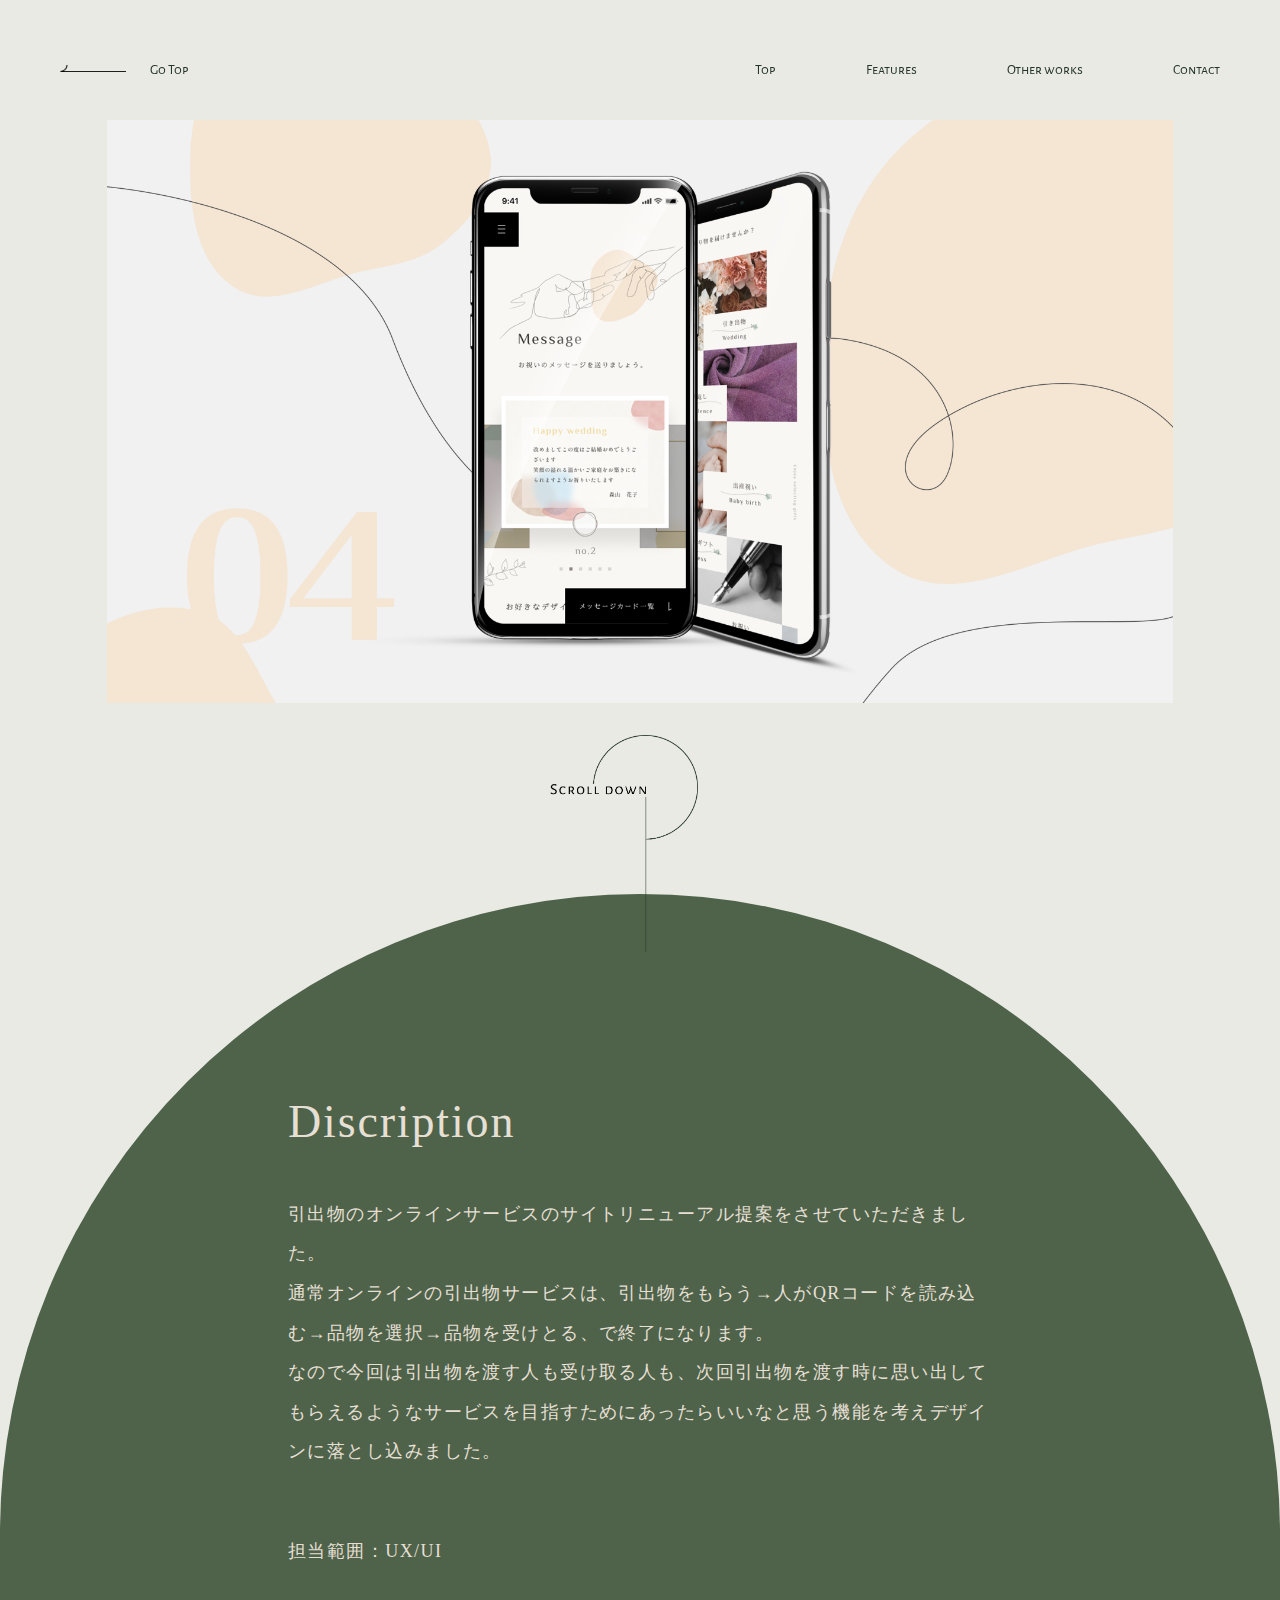
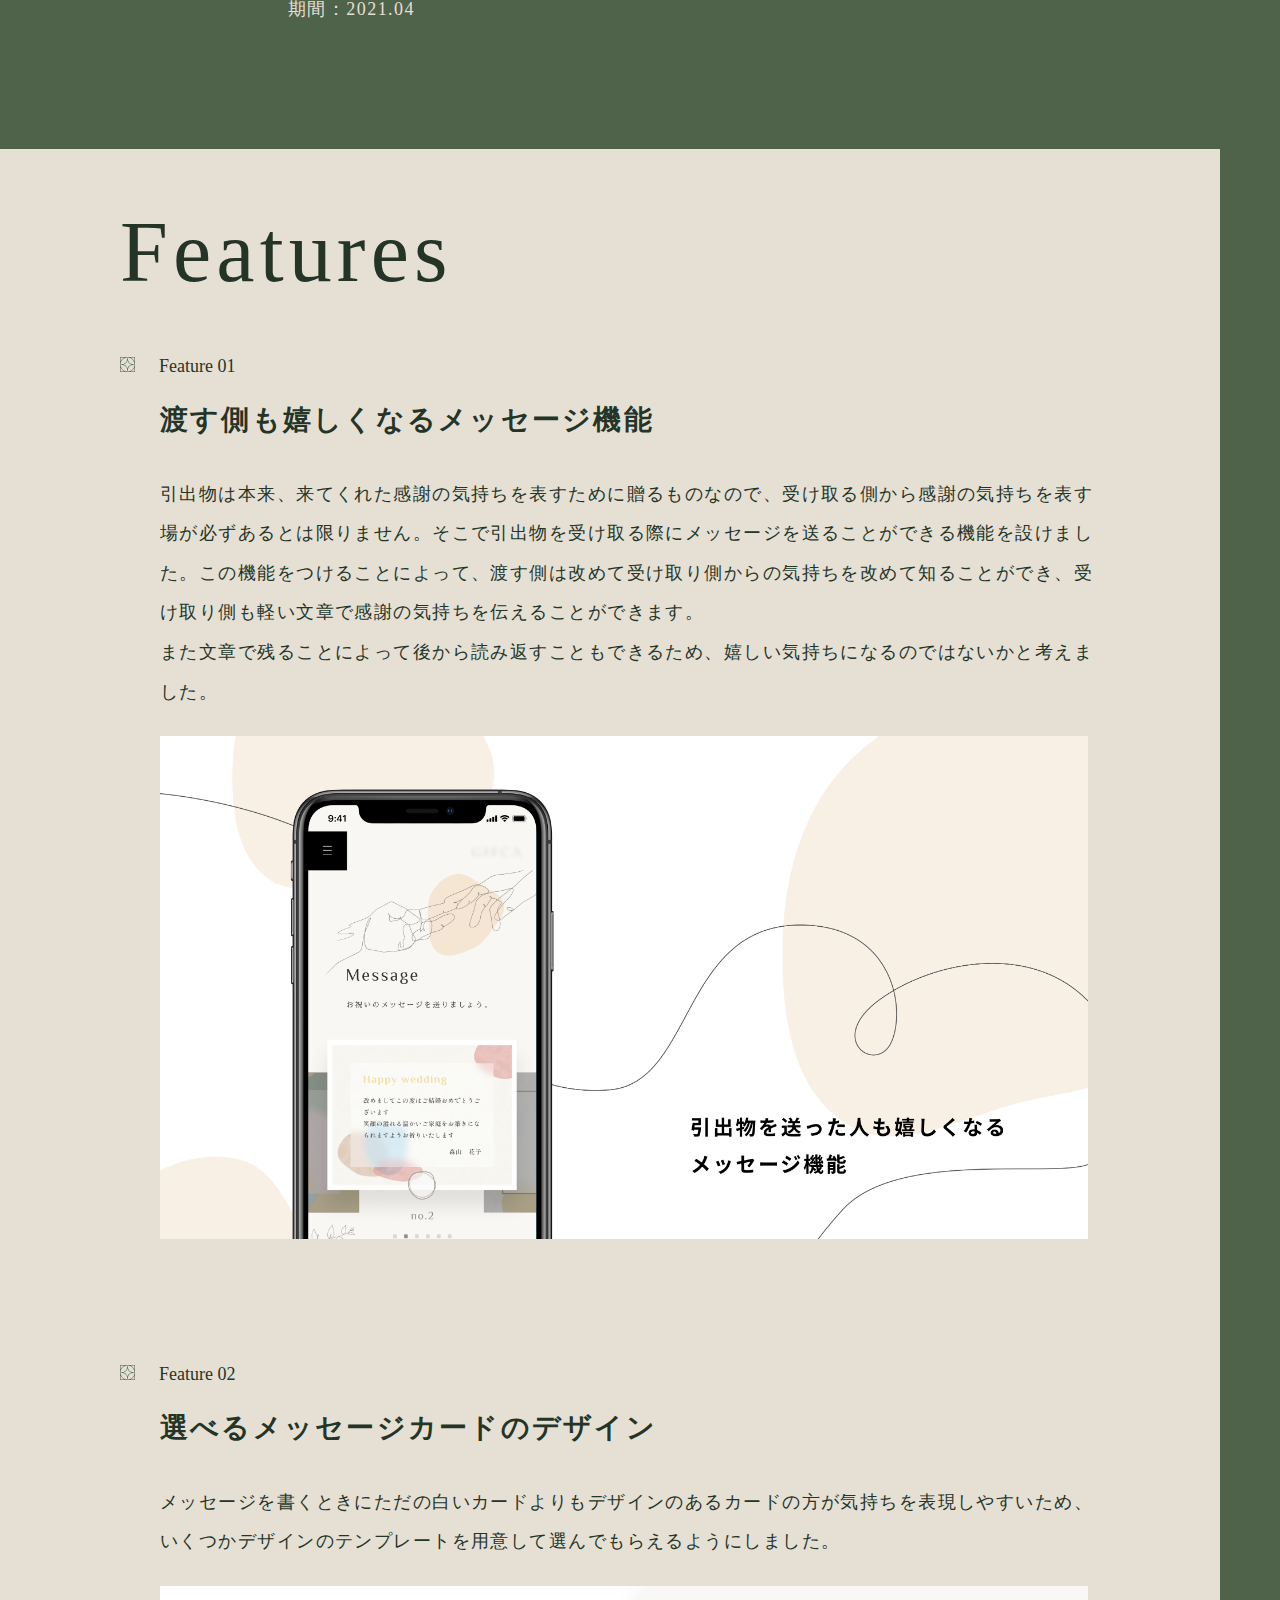
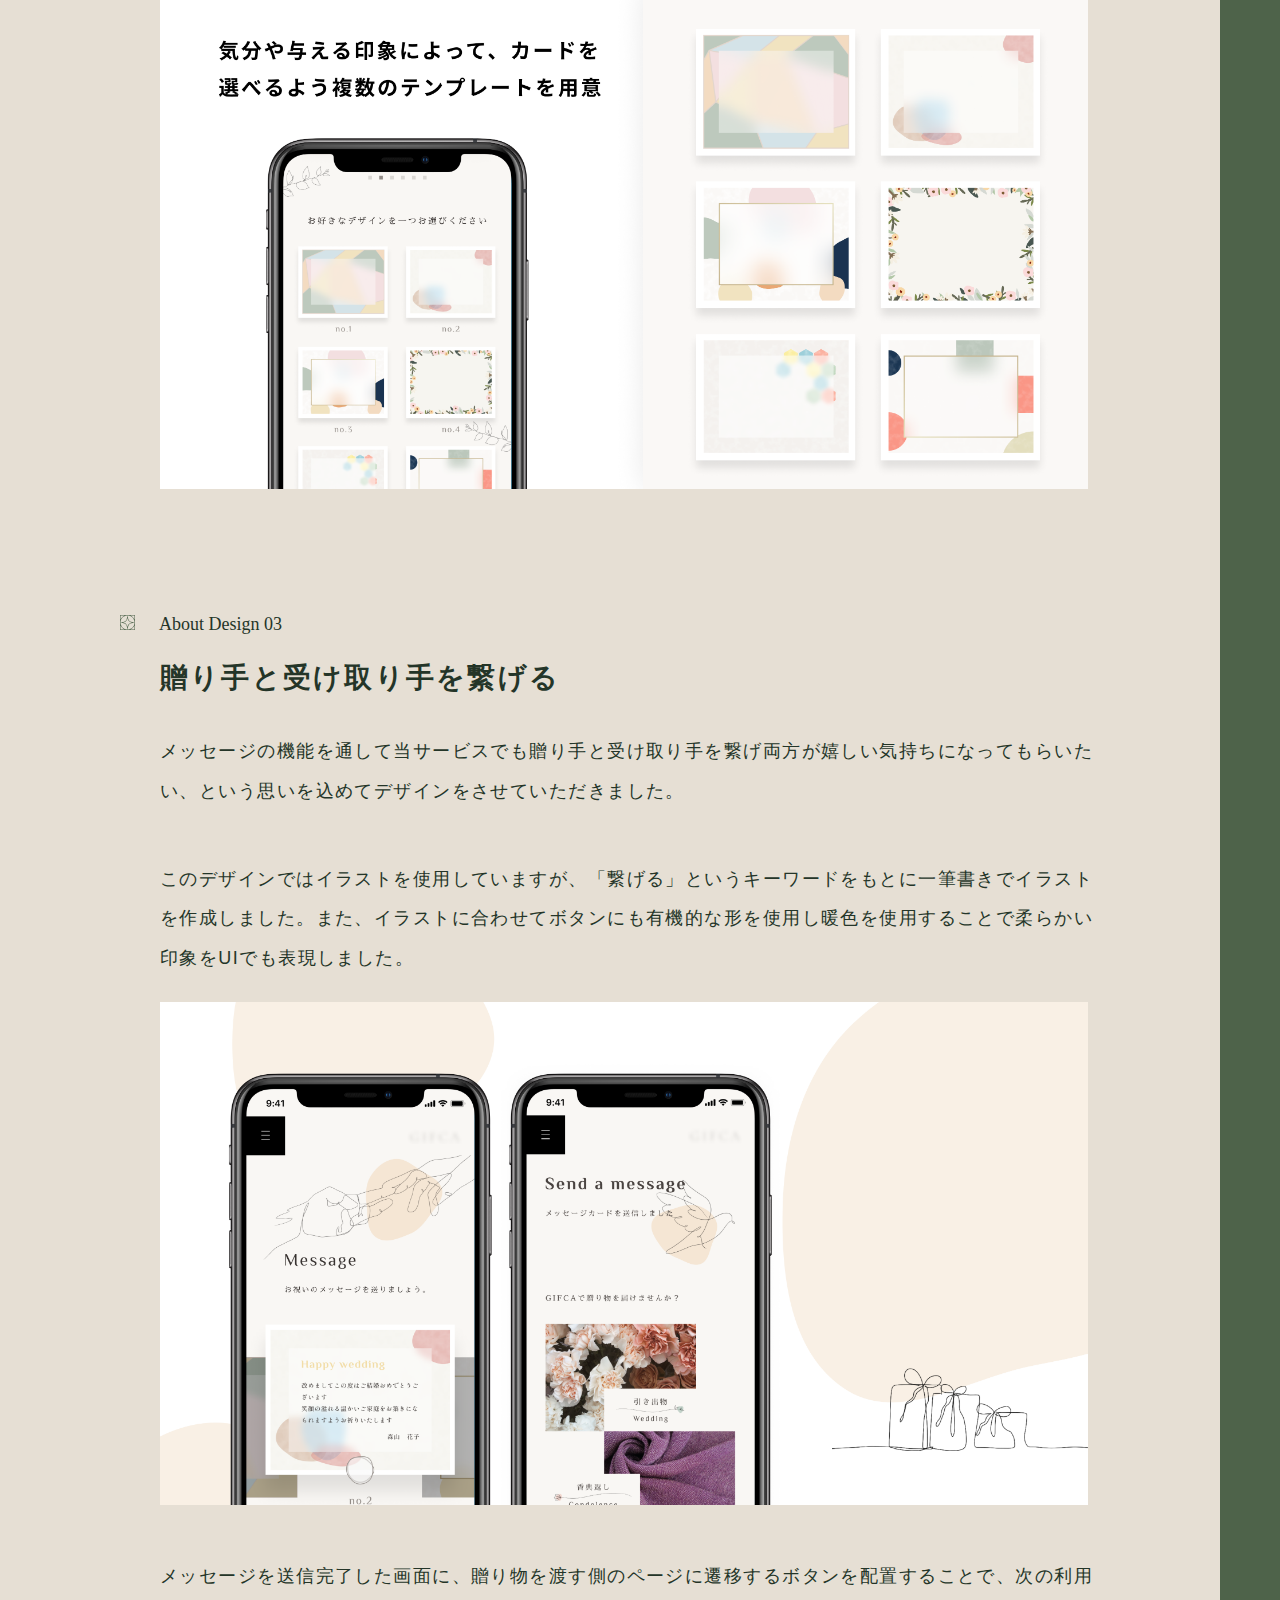
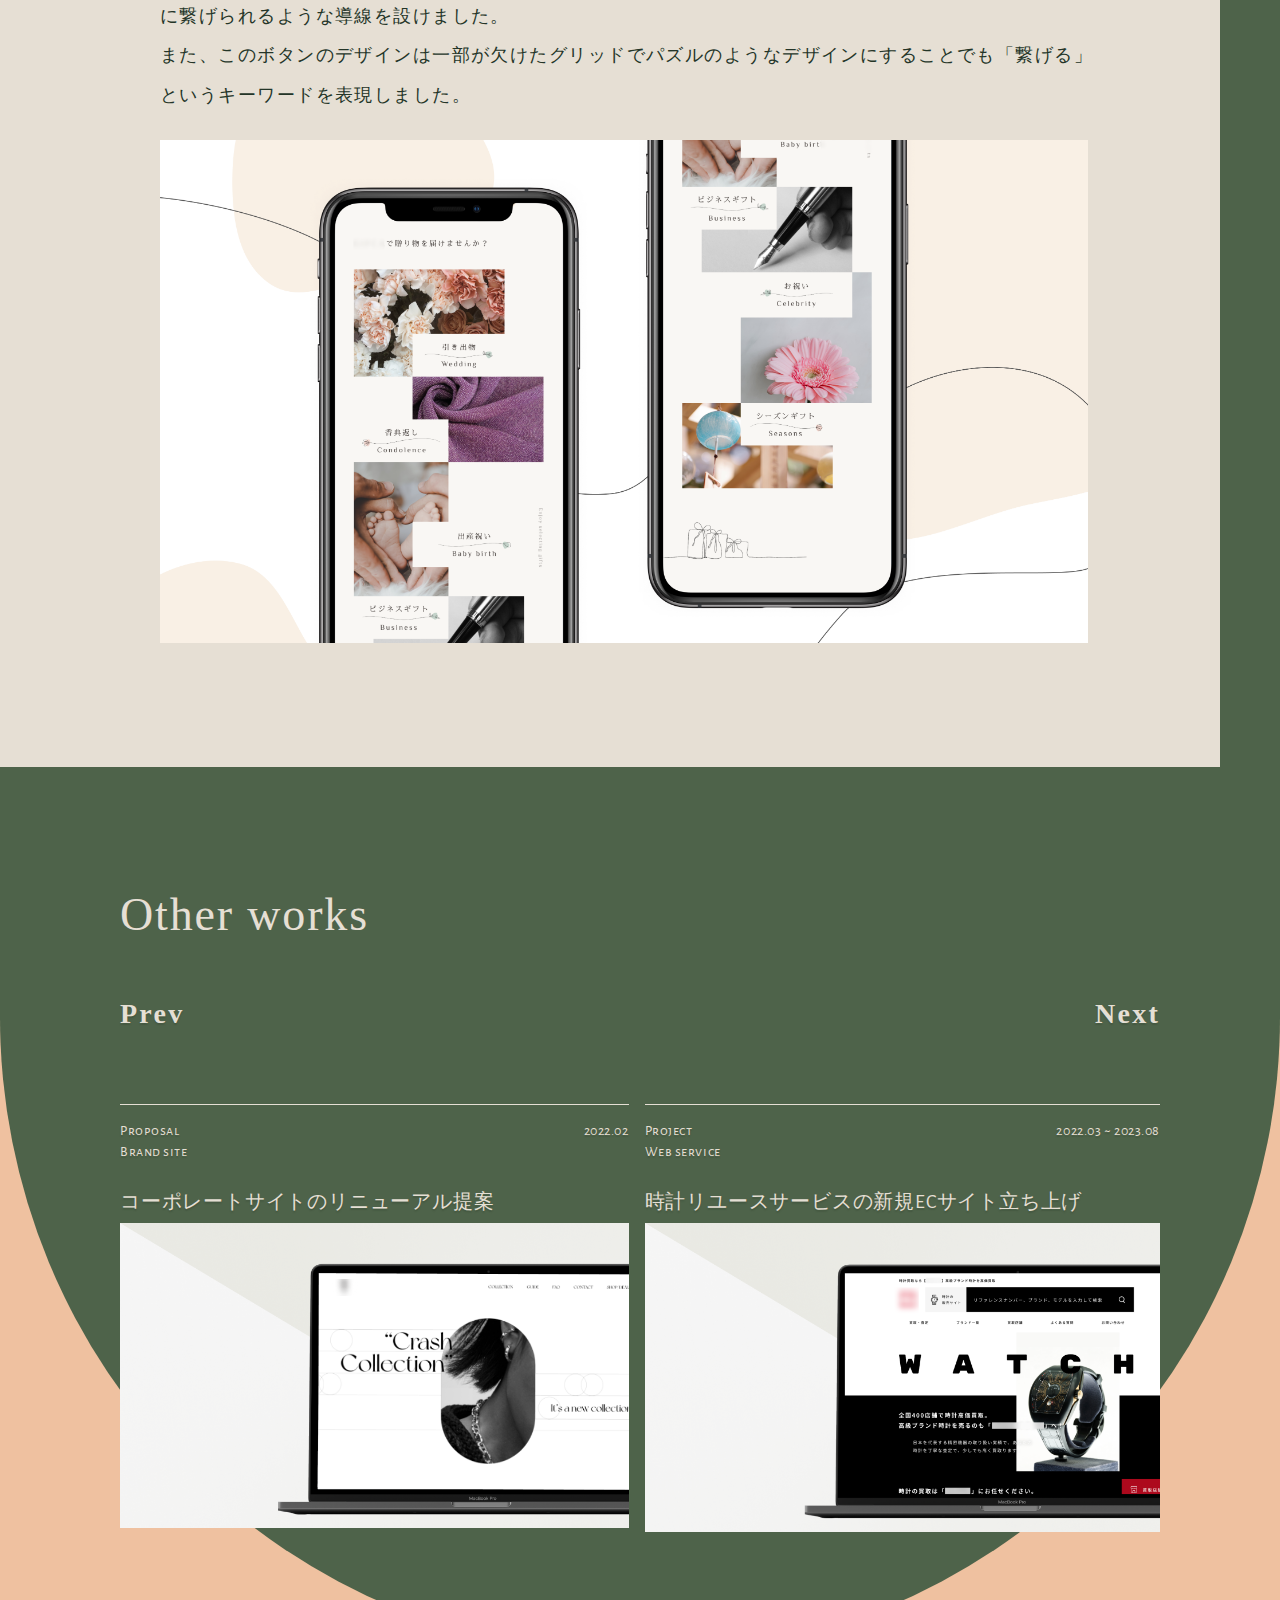
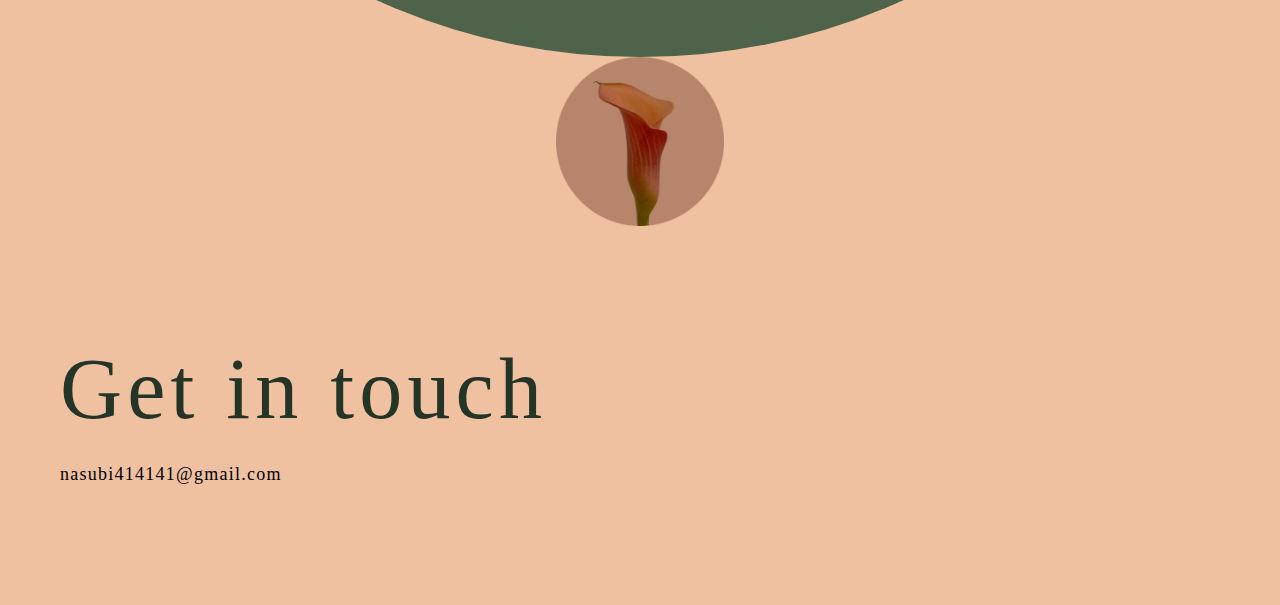
<file: works_db.html>
<!DOCTYPE html>
<html lang="ja">
<head>
    <meta charset="UTF-8">
    <title>Works details</title>
    <link rel="stylesheet" href="./style_works.css">
    <link rel="preconnect" href="https://fonts.googleapis.com">
    <link rel="preconnect" href="https://fonts.gstatic.com" crossorigin>
    <link href="https://fonts.googleapis.com/css2?family=Alegreya+Sans+SC&display=swap" rel="stylesheet">
    <meta name="viewport" content="width=device-width, initial-scale=1, minimum-scale=1, user-scalable=yes">
</head>
<body>
    <header>
        <div class="back_btn">
            <figure>
                <img src="./asset/arrow.png" alt="戻る">
            </figure>
            <p><a href="./index.html">Go Top</p></a>
        </div>
        <nav>
            <ul>
                <li><a href="#works_thumbnail">Top</a></li>
                <li><a href="#discription">Features</a></li>
                <li><a href="#other_works">Other works</a></li>
                <li><a href="#footer_container">Contact</a></li>
            </ul>
        </nav>
    </header>
    <main>
        <section id="works_thumbnail">
            <figure>
                <img src="./asset/db_thumb_works.png" alt="works thumbnail">
            </figure>
        </section>
        <div class="scroll_down">
            <!-- <p>Scroll down</p>
            <div class="circle_1-4"></div>
            <div class="circle_1-2"></div>
            <div class="line"></div> -->
            <figure>
                <img src="./asset/scroll.png" alt="">
            </figure>
        </div>
        <section id="discription">
            <div class="works_disc">
                <h3 class="disc_title">Discription</h3>
                <div class="disc_text">
                    <p>引出物のオンラインサービスのサイトリニューアル提案をさせていただきました。<br>通常オンラインの引出物サービスは、引出物をもらう→人がQRコードを読み込む→品物を選択→品物を受けとる、で終了になります。<br>なので今回は引出物を渡す人も受け取る人も、次回引出物を渡す時に思い出してもらえるようなサービスを目指すためにあったらいいなと思う機能を考えデザインに落とし込みました。</p>
                    <div class="disc_detail">
                        <p>担当範囲：UX/UI</p>
                        <p>期間：2021.04</p>
                    </div>
                </div>
            </div>
            <div class="works_process">
                <h2>Features</h2>
                <article class="arti_process">
                    <div class="step">
                        <figure>
                            <img src="./asset/process_step.png" alt="step">
                        </figure>
                        <p>Feature 01</p>
                    </div>
                    <p class="step_title">渡す側も嬉しくなるメッセージ機能</p>
                    <p class="step_text">引出物は本来、来てくれた感謝の気持ちを表すために贈るものなので、受け取る側から感謝の気持ちを表す場が必ずあるとは限りません。そこで引出物を受け取る際にメッセージを送ることができる機能を設けました。この機能をつけることによって、渡す側は改めて受け取り側からの気持ちを改めて知ることができ、受け取り側も軽い文章で感謝の気持ちを伝えることができます。<br>また文章で残ることによって後から読み返すこともできるため、嬉しい気持ちになるのではないかと考えました。</p>
                    <figure>
                        <img class="step_img" src="./asset/db_feature1.png" alt="process_img">
                    </figure>
                </article>
                <article class="arti_process">
                    <div class="step">
                        <figure>
                            <img src="./asset/process_step.png" alt="step">
                        </figure>
                        <p>Feature 02</p>
                    </div>
                        <p class="step_title">選べるメッセージカードのデザイン</p>
                        <p class="step_text">メッセージを書くときにただの白いカードよりもデザインのあるカードの方が気持ちを表現しやすいため、いくつかデザインのテンプレートを用意して選んでもらえるようにしました。</p>
                        <figure>
                            <img class="step_img" src="./asset/db_feature2.png" alt="process_img">
                        </figure>
                </article>
                <article class="arti_process">
                    <div class="step">
                        <figure>
                            <img src="./asset/process_step.png" alt="step">
                        </figure>
                        <p>About Design 03</p>
                    </div>
                        <p class="step_title">贈り手と受け取り手を繋げる</p>
                        <p class="step_text">メッセージの機能を通して当サービスでも贈り手と受け取り手を繋げ両方が嬉しい気持ちになってもらいたい、という思いを込めてデザインをさせていただきました。</p>
                        <div class="arti_paragraph">
                            <p class="step_text">このデザインではイラストを使用していますが、「繋げる」というキーワードをもとに一筆書きでイラストを作成しました。また、イラストに合わせてボタンにも有機的な形を使用し暖色を使用することで柔らかい印象をUIでも表現しました。</p>
                        <figure>
                            <img class="step_img" src="./asset/db_feature3.png" alt="process_img">
                        </figure>
                        </div>
                        <div class="arti_paragraph">
                            <p class="step_text">メッセージを送信完了した画面に、贈り物を渡す側のページに遷移するボタンを配置することで、次の利用に繋げられるような導線を設けました。<br>また、このボタンのデザインは一部が欠けたグリッドでパズルのようなデザインにすることでも「繋げる」というキーワードを表現しました。</p>
                        <figure>
                            <img class="step_img" src="./asset/db_feature4.png" alt="process_img">
                        </figure>
                        </div>
                </article>
            </div>
            <div id="other_works">
                <h3>Other works</h3>
                <div class="works_list">
                    <a href="./works_gar.html"><article class="work_art works_prev">
                        <p class="work_direction">Prev</p>
                        <div class="work_details">
                            <div class="details_upper">
                                <p class="work_state">Proposal</p>
                                <p class="work_date">2022.02</p>
                            </div>
                            <p class="work_type">Brand site</p>
                        </div>
                        <p class="work_title">コーポレートサイトのリニューアル提案</p>
                        <figure>
                            <img src="./asset/garni_thumbnail.png" alt="works img">
                        </figure>
                    </article></a>
                    <a href="./works_ktmr.html"><article class="work_art">
                        <p class="work_direction direction_next">Next</p>
                        <div class="work_details">
                            <div class="details_upper">
                                <p class="work_state">Project</p>
                                <p class="work_date">2022.03 ~ 2023.08</p>
                            </div>
                            <p class="work_type">Web service</p>
                        </div>
                        <p class="work_title">時計リユースサービスの新規ECサイト立ち上げ</p>
                        <figure>
                            <img src="./asset/kitamura_thumbnail.png" alt="works img">
                        </figure>
                    </article></a>
                </div>
            </div>
        </section>
    </main>
    <footer>
        <div class="footer_background"></div>
        <figure>
            <img class="footer_img" src="./asset/footer_img.png" alt="フッターアイコン">
        </figure>
        <div id="footer_container">
            <h2>Get in touch</h2>
            <div class="contact">
                <p class="address">nasubi414141@gmail.com</p>
                <div class="SNS">
                    <p>instgram</p>
                    <p>Dribbble</p>
                    <p>Behance</p>
                </div>
            </div>
        </div>
    </footer>
</body>
</html>
</file>
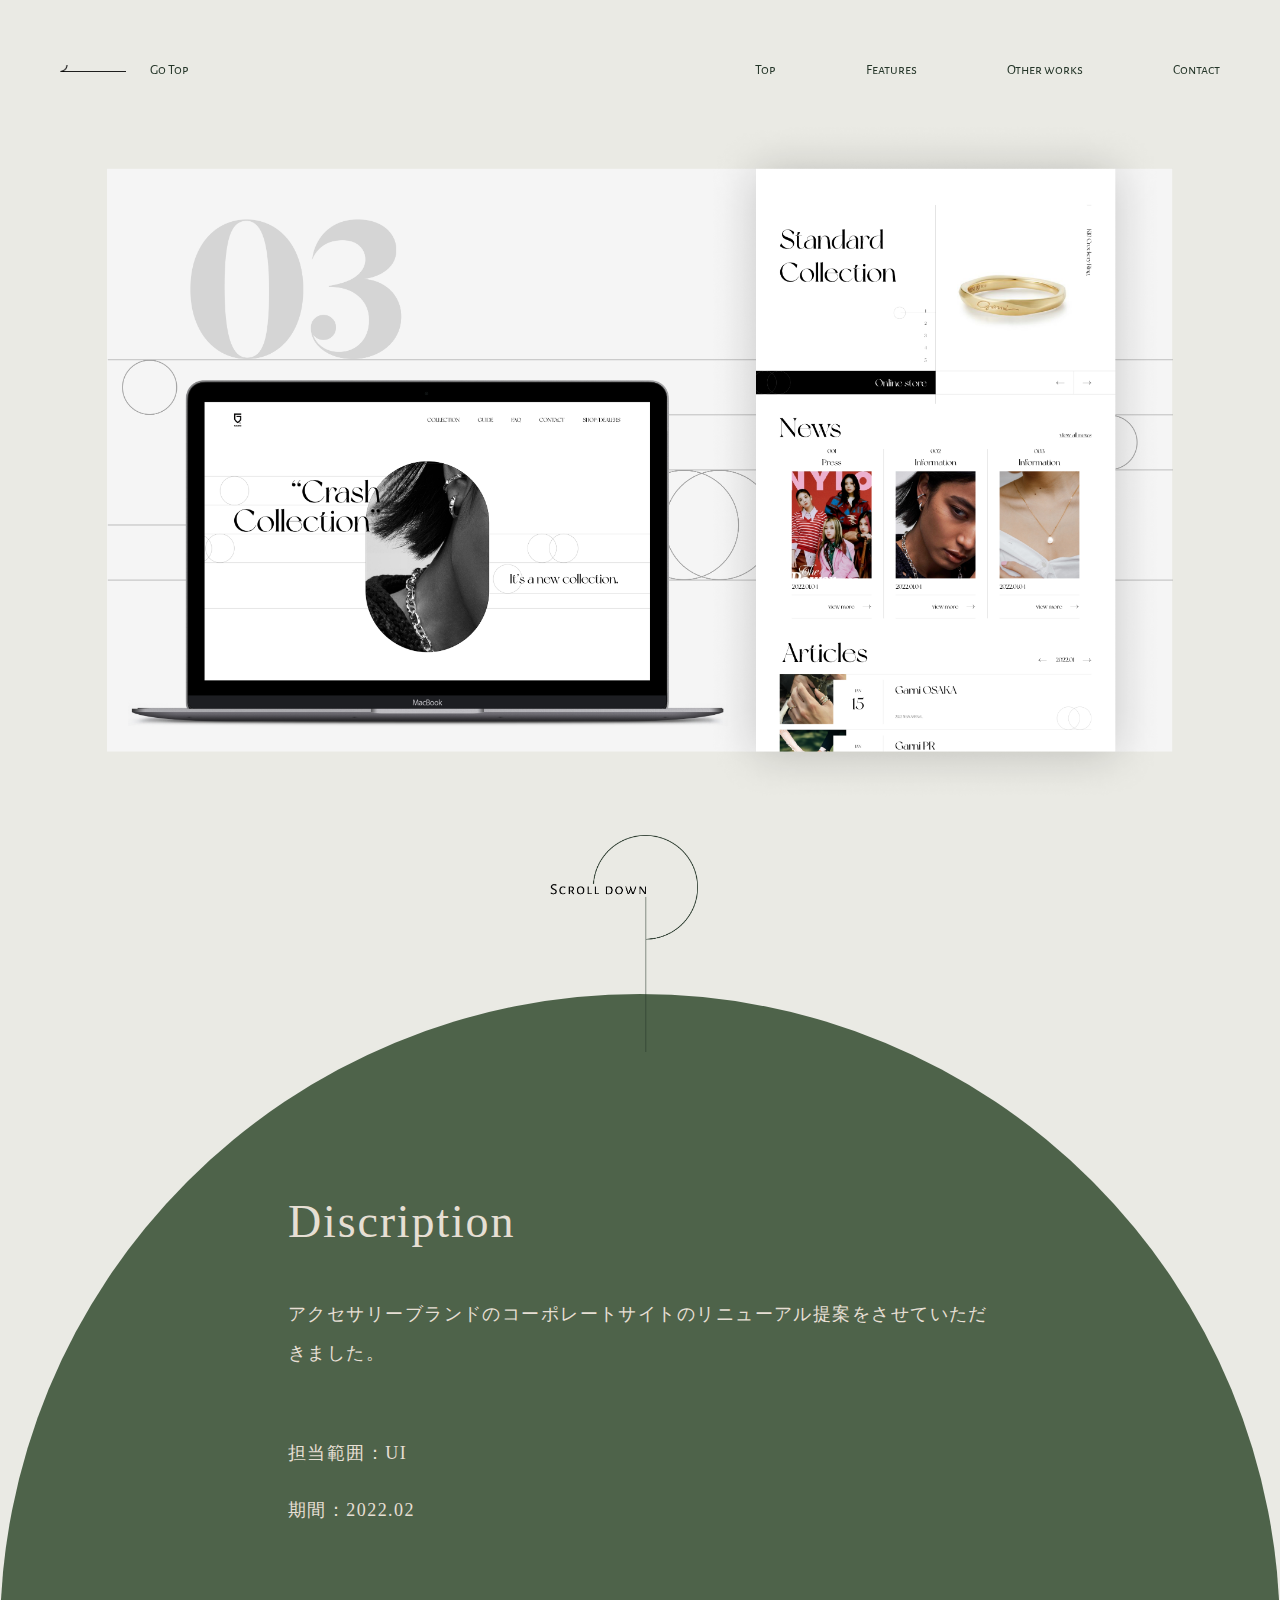
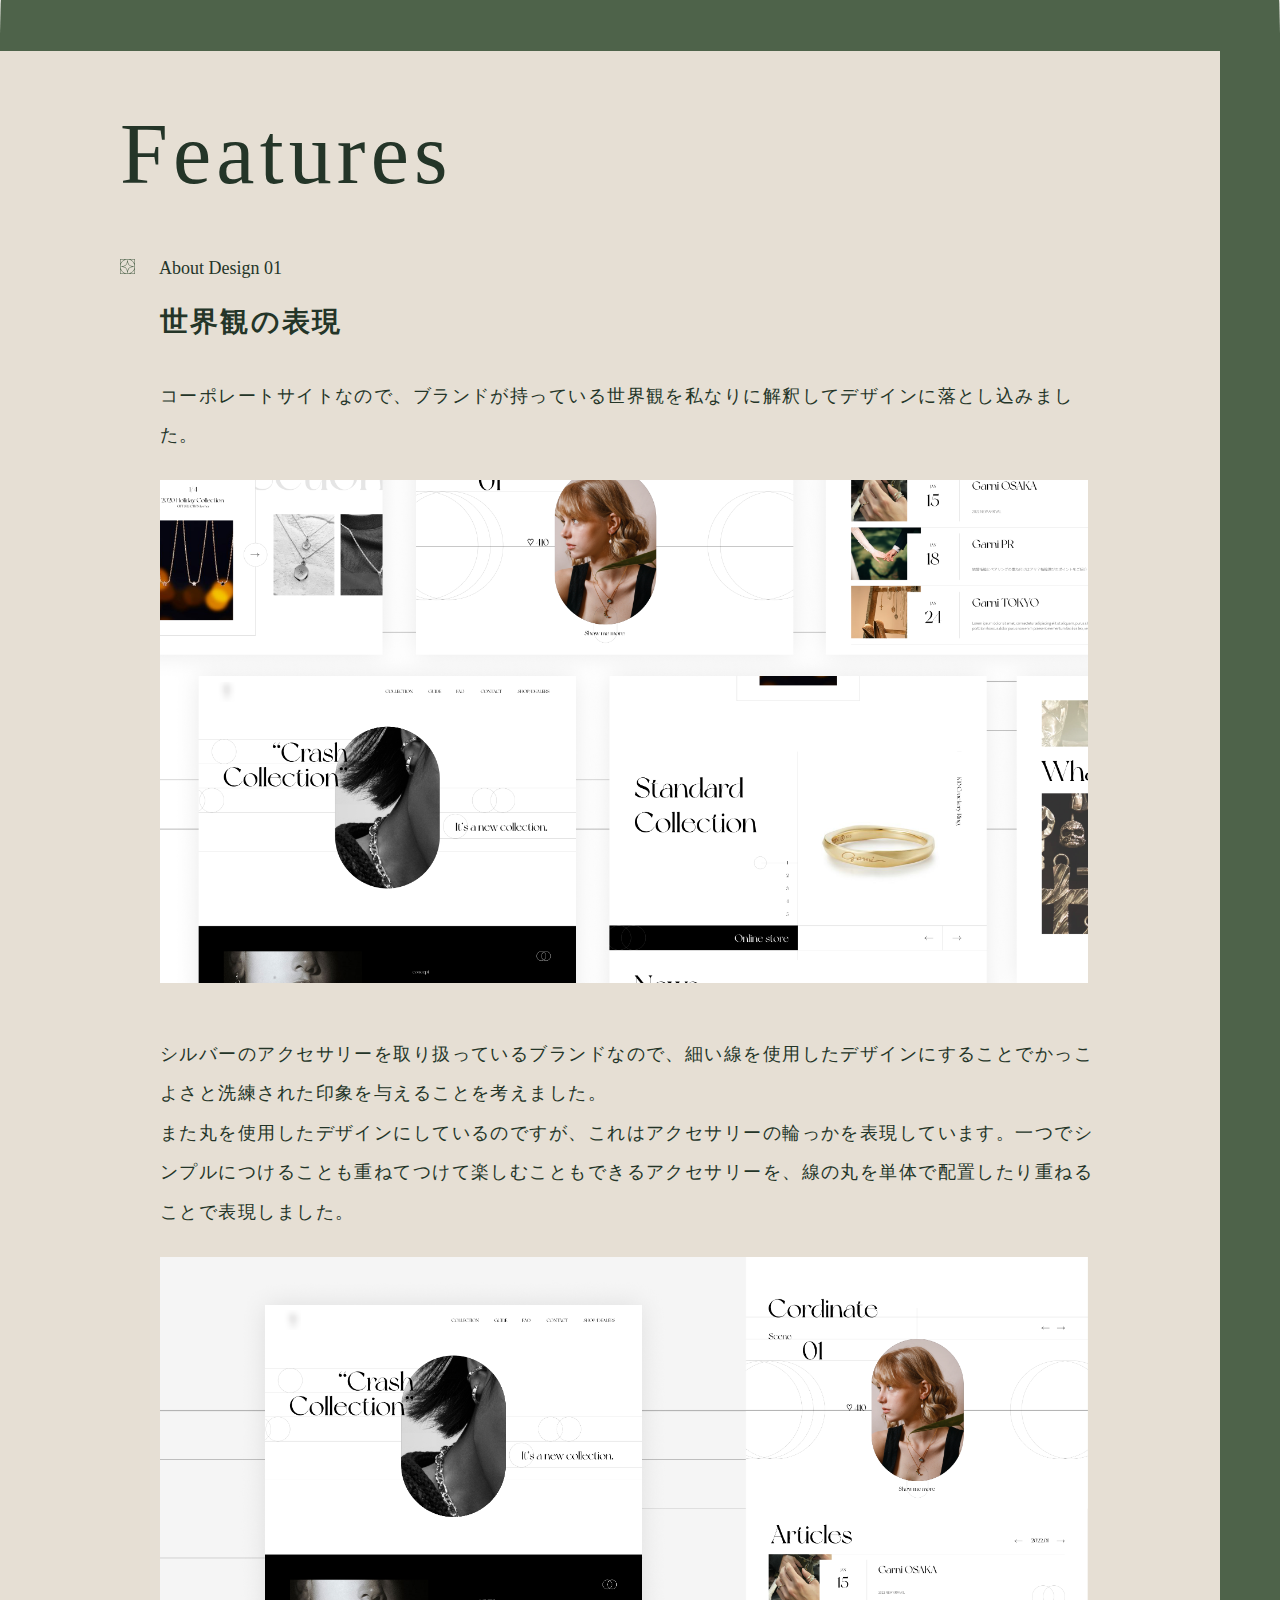
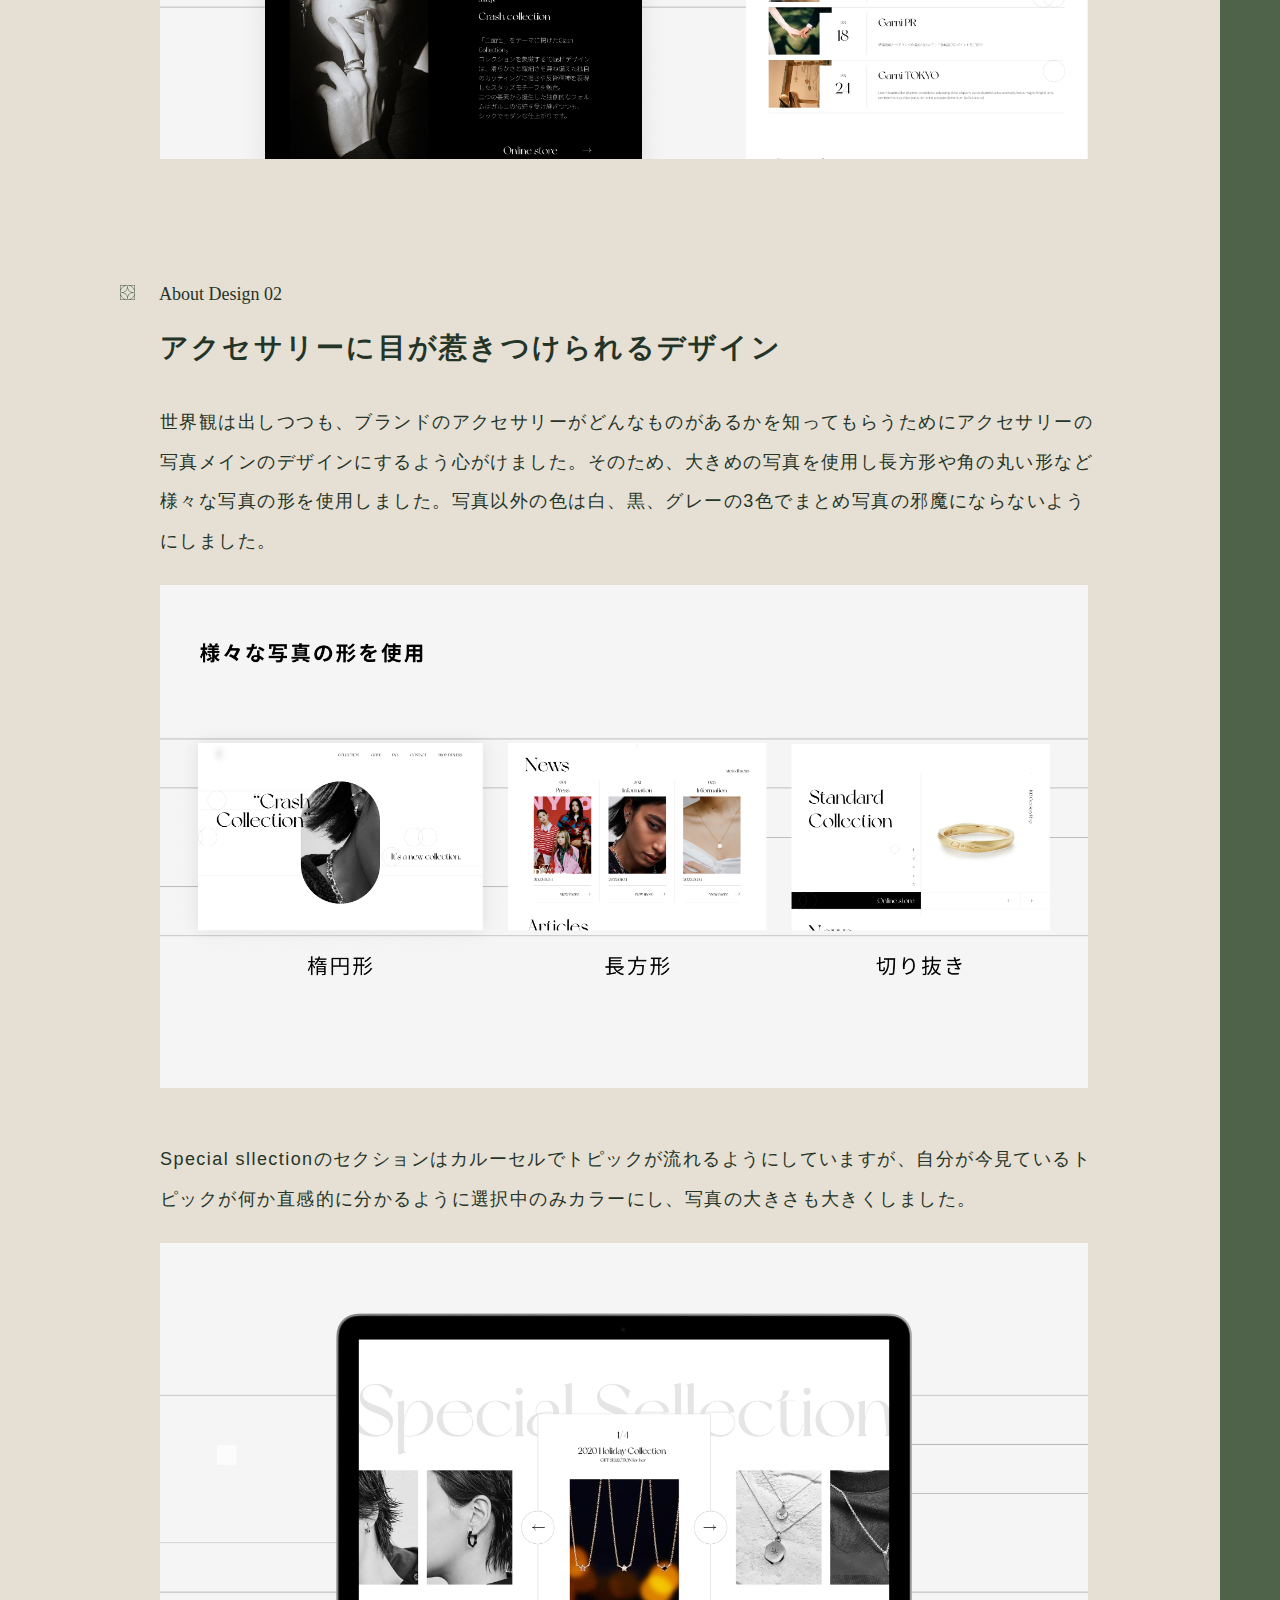
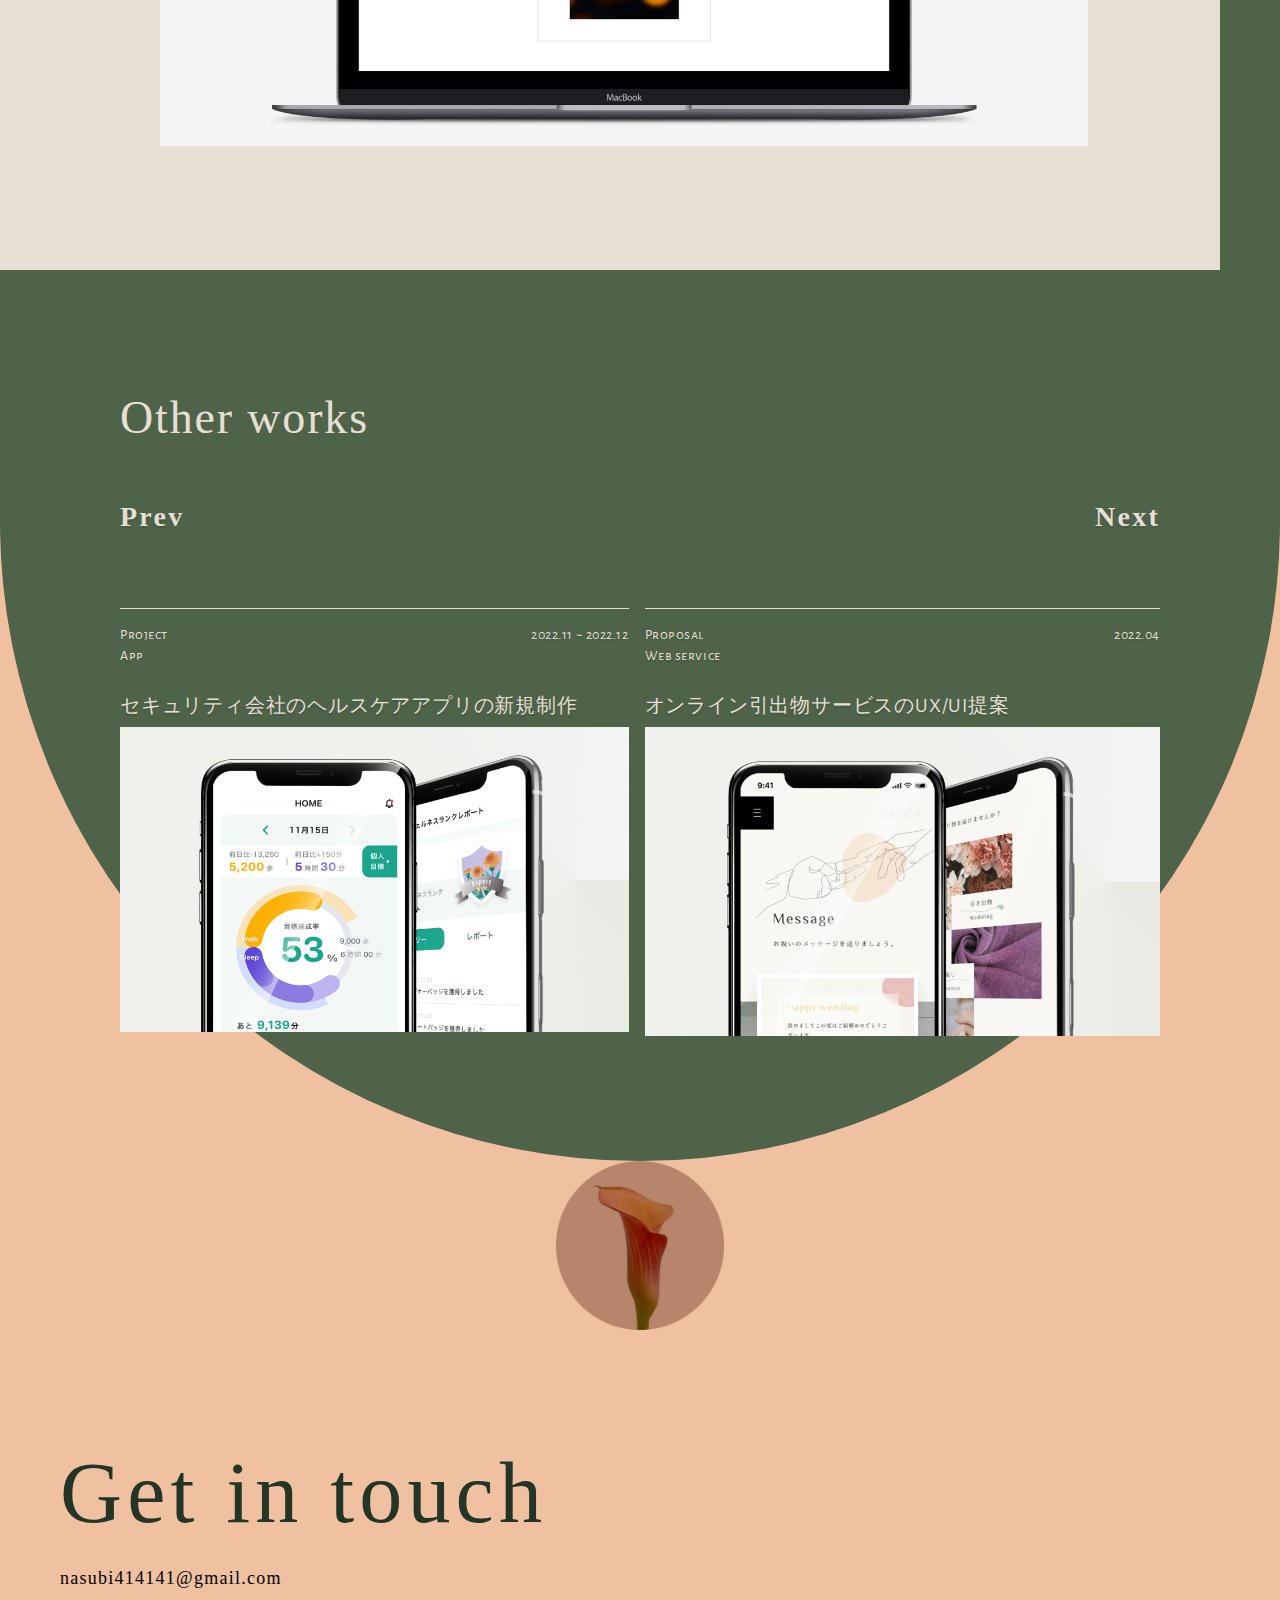
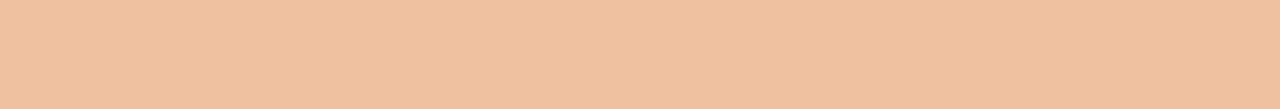
<file: works_gar.html>
<!DOCTYPE html>
<html lang="ja">
<head>
    <meta charset="UTF-8">
    <title>Works details</title>
    <link rel="stylesheet" href="./style_works.css">
    <link rel="preconnect" href="https://fonts.googleapis.com">
    <link rel="preconnect" href="https://fonts.gstatic.com" crossorigin>
    <link href="https://fonts.googleapis.com/css2?family=Alegreya+Sans+SC&display=swap" rel="stylesheet">
    <meta name="viewport" content="width=device-width, initial-scale=1, minimum-scale=1, user-scalable=yes">
</head>
<body>
    <header>
        <div class="back_btn">
            <figure>
                <img src="./asset/arrow.png" alt="戻る">
            </figure>
            <p><a href="./index.html">Go Top</p></a>
        </div>
        <nav>
            <ul>
                <li><a href="#works_thumbnail">Top</a></li>
                <li><a href="#discription">Features</a></li>
                <li><a href="#other_works">Other works</a></li>
                <li><a href="#footer_container">Contact</a></li>
            </ul>
        </nav>
    </header>
    <main>
        <section id="works_thumbnail">
            <figure>
                <img src="./asset/gar_thumb_works.png" alt="works thumbnail">
            </figure>
        </section>
        <div class="scroll_down">
            <!-- <p>Scroll down</p>
            <div class="circle_1-4"></div>
            <div class="circle_1-2"></div>
            <div class="line"></div> -->
            <figure>
                <img src="./asset/scroll.png" alt="">
            </figure>
        </div>
        <section id="discription">
            <div class="works_disc">
                <h3 class="disc_title">Discription</h3>
                <div class="disc_text">
                    <p>アクセサリーブランドのコーポレートサイトのリニューアル提案をさせていただきました。</p>
                    <div class="disc_detail">
                        <p>担当範囲：UI</p>
                        <p>期間：2022.02</p>
                    </div>
                </div>
            </div>
            <div class="works_process">
                <h2>Features</h2>
                <article class="arti_process">
                    <div class="step">
                        <figure>
                            <img src="./asset/process_step.png" alt="step">
                        </figure>
                        <p>About Design 01</p>
                    </div>
                    <p class="step_title">世界観の表現</p>
                    <p class="step_text">コーポレートサイトなので、ブランドが持っている世界観を私なりに解釈してデザインに落とし込みました。</p>
                    <figure>
                        <img class="step_img" src="./asset/gar_feature1.png" alt="process_img">
                    </figure>
                    <div class="arti_paragraph">
                        <p class="step_text">シルバーのアクセサリーを取り扱っているブランドなので、細い線を使用したデザインにすることでかっこよさと洗練された印象を与えることを考えました。<br>また丸を使用したデザインにしているのですが、これはアクセサリーの輪っかを表現しています。一つでシンプルにつけることも重ねてつけて楽しむこともできるアクセサリーを、線の丸を単体で配置したり重ねることで表現しました。</p>
                        <figure>
                            <img class="step_img" src="./asset/gar_feature2.png" alt="process_img">
                        </figure>
                    </div>
                </article>
                <article class="arti_process">
                    <div class="step">
                        <figure>
                            <img src="./asset/process_step.png" alt="step">
                        </figure>
                        <p>About Design 02</p>
                    </div>
                        <p class="step_title">アクセサリーに目が惹きつけられるデザイン</p>
                        <p class="step_text">世界観は出しつつも、ブランドのアクセサリーがどんなものがあるかを知ってもらうためにアクセサリーの写真メインのデザインにするよう心がけました。そのため、大きめの写真を使用し長方形や角の丸い形など様々な写真の形を使用しました。写真以外の色は白、黒、グレーの3色でまとめ写真の邪魔にならないようにしました。</p>
                        <figure>
                            <img class="step_img" src="./asset/gar_feature3.png" alt="process_img">
                        </figure>
                    <div class="arti_paragraph">
                        <p class="step_text">Special sllectionのセクションはカルーセルでトピックが流れるようにしていますが、自分が今見ているトピックが何か直感的に分かるように選択中のみカラーにし、写真の大きさも大きくしました。</p>
                        <figure>
                            <img class="step_img" src="./asset/gar_feature4.png" alt="process_img">
                        </figure>
                    </div>
                </article>
            </div>
            <div id="other_works">
                <h3>Other works</h3>
                <div class="works_list">
                    <a href="./works_scm.html"><article class="work_art works_prev">
                        <p class="work_direction">Prev</p>
                        <div class="work_details">
                            <div class="details_upper">
                                <p class="work_state">Project</p>
                                <p class="work_date">2022.11 ~ 2022.12</p>
                            </div>
                            <p class="work_type">App</p>
                        </div>
                        <p class="work_title">セキュリティ会社のヘルスケアアプリの新規制作</p>
                        <figure>
                            <img src="./asset/scm_thumbnail.png" alt="works img">
                        </figure>
                    </article></a>
                    <a href="./works_db.html"><article class="work_art">
                        <p class="work_direction direction_next">Next</p>
                        <div class="work_details">
                            <div class="details_upper">
                                <p class="work_state">Proposal</p>
                                <p class="work_date">2022.04</p>
                            </div>
                            <p class="work_type">Web service</p>
                        </div>
                        <p class="work_title">オンライン引出物サービスのUX/UI提案</p>
                        <figure>
                            <img src="./asset/db_thumbnail.png" alt="works img">
                        </figure>
                    </article></a>
                </div>
            </div>
        </section>
    </main>
    <footer>
        <div class="footer_background"></div>
        <figure>
            <img class="footer_img" src="./asset/footer_img.png" alt="フッターアイコン">
        </figure>
        <div id="footer_container">
            <h2>Get in touch</h2>
            <div class="contact">
                <p class="address">nasubi414141@gmail.com</p>
                <div class="SNS">
                    <p>instgram</p>
                    <p>Dribbble</p>
                    <p>Behance</p>
                </div>
            </div>
        </div>
    </footer>
</body>
</html>
</file>
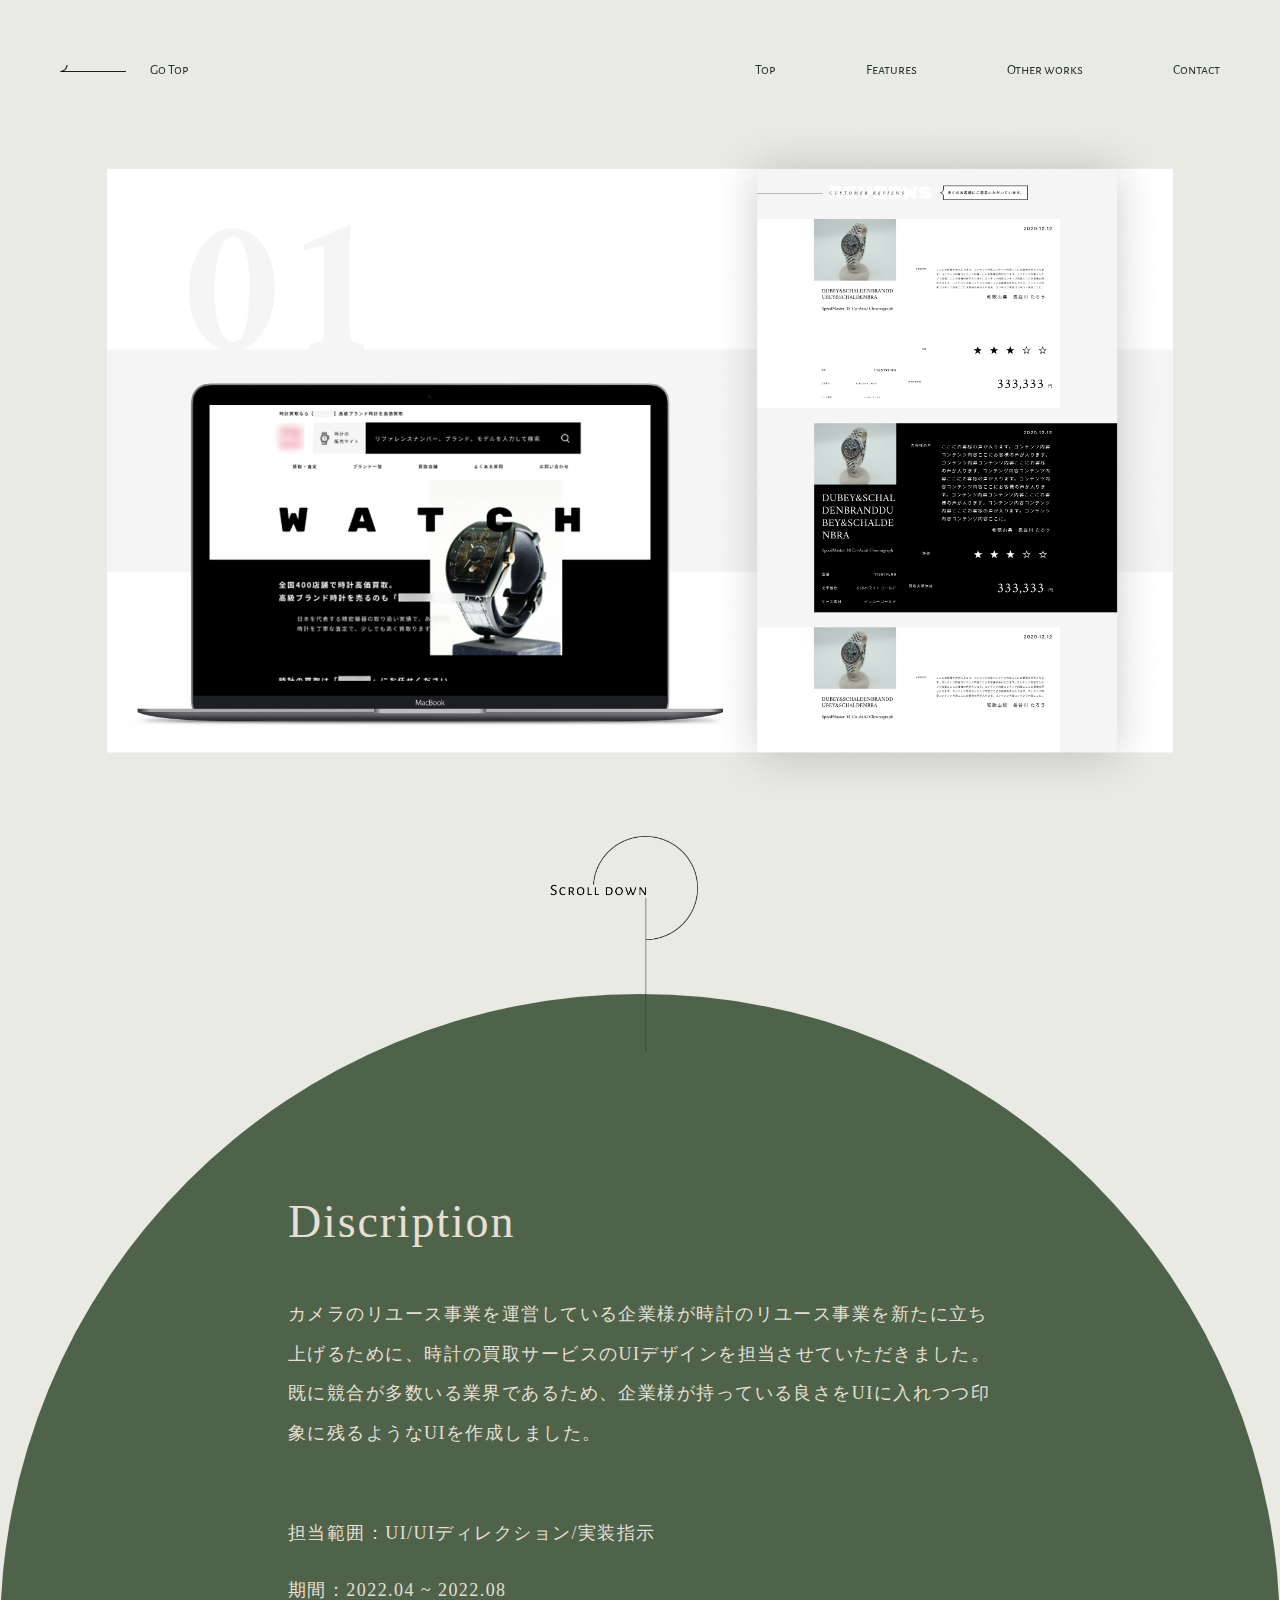
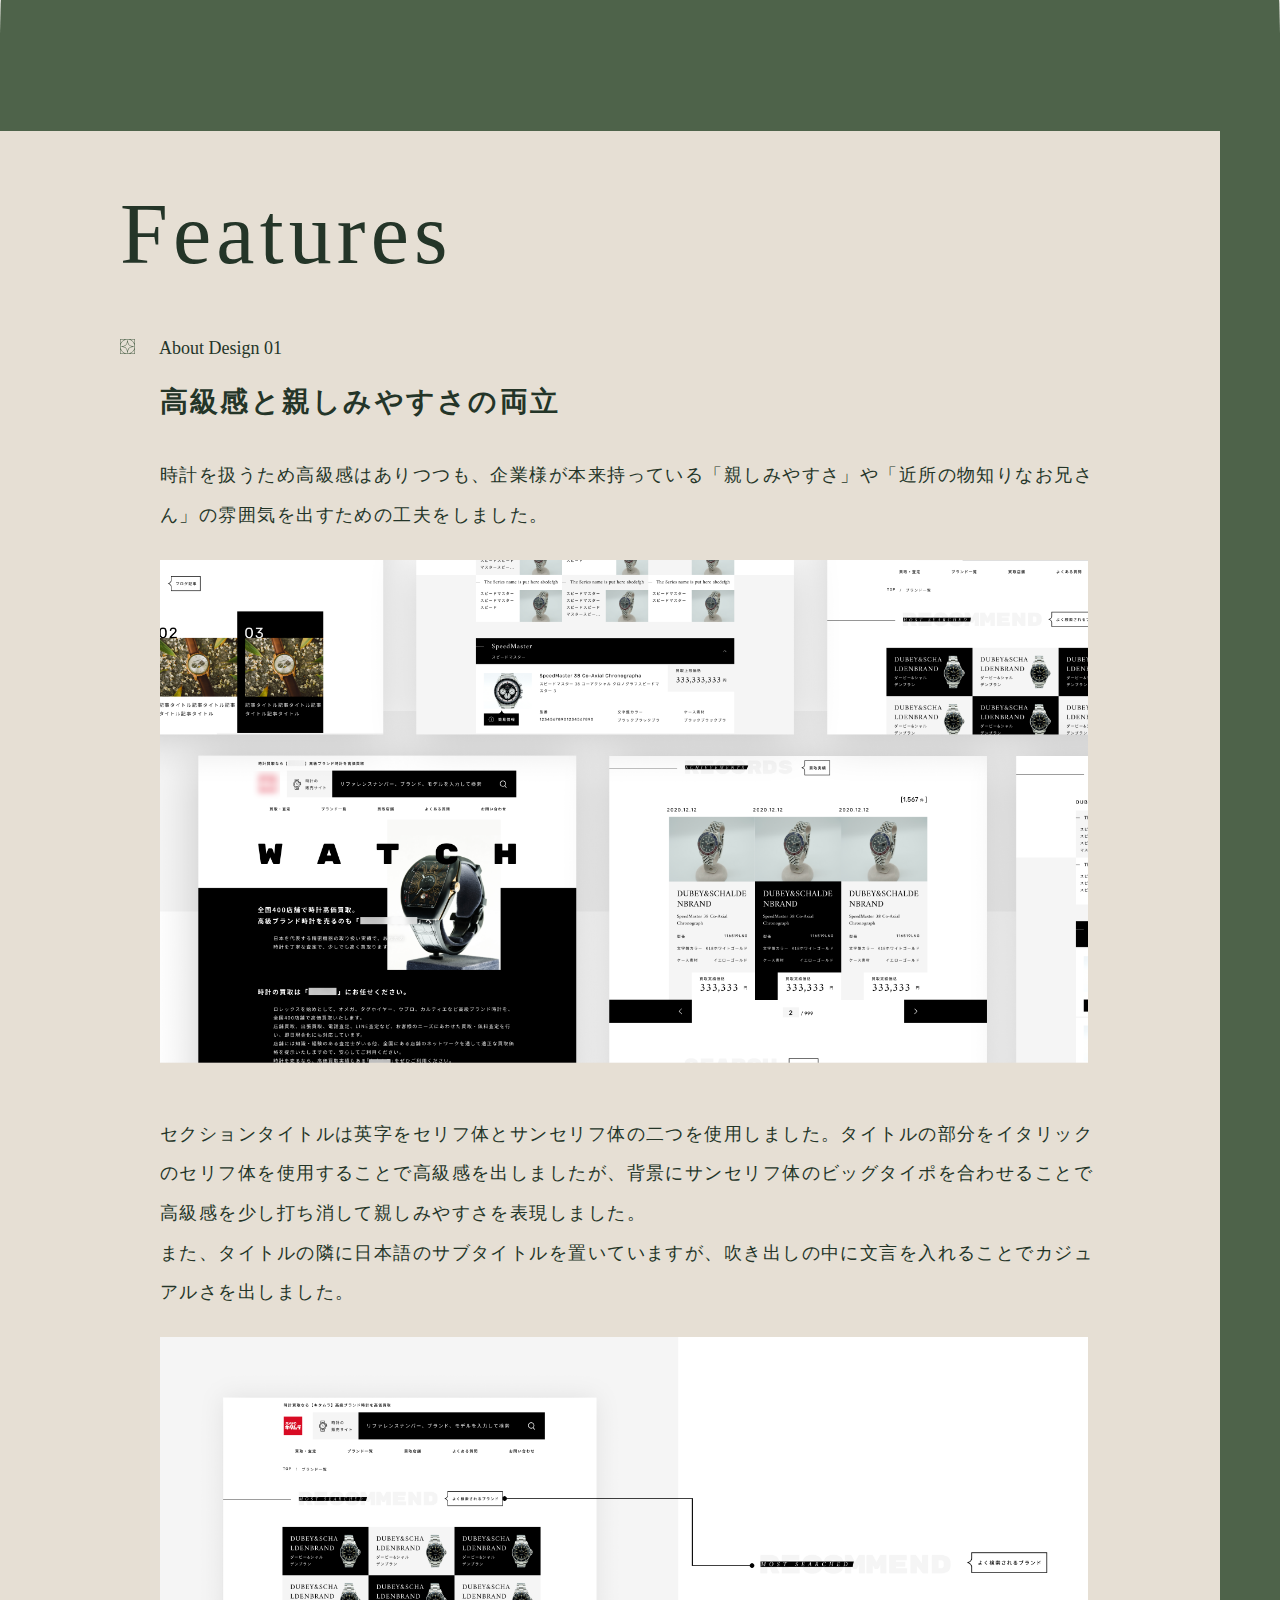
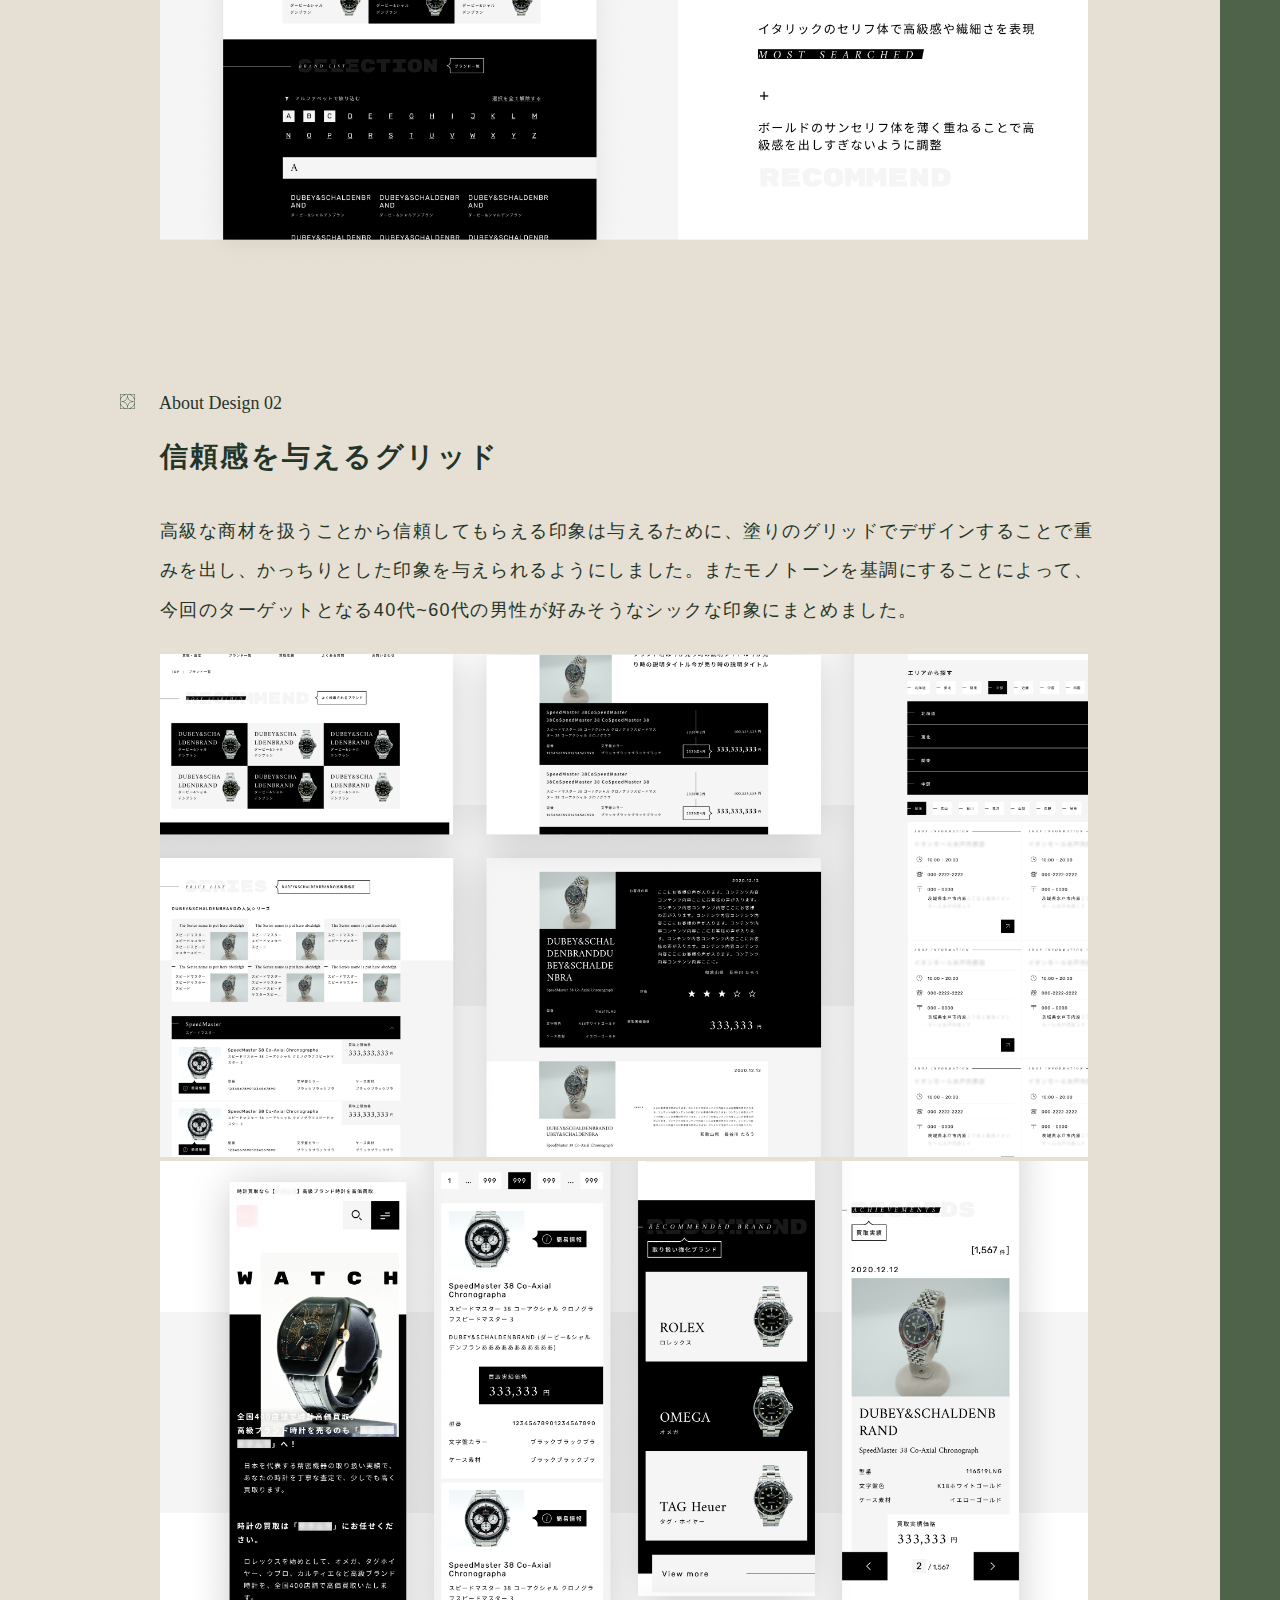
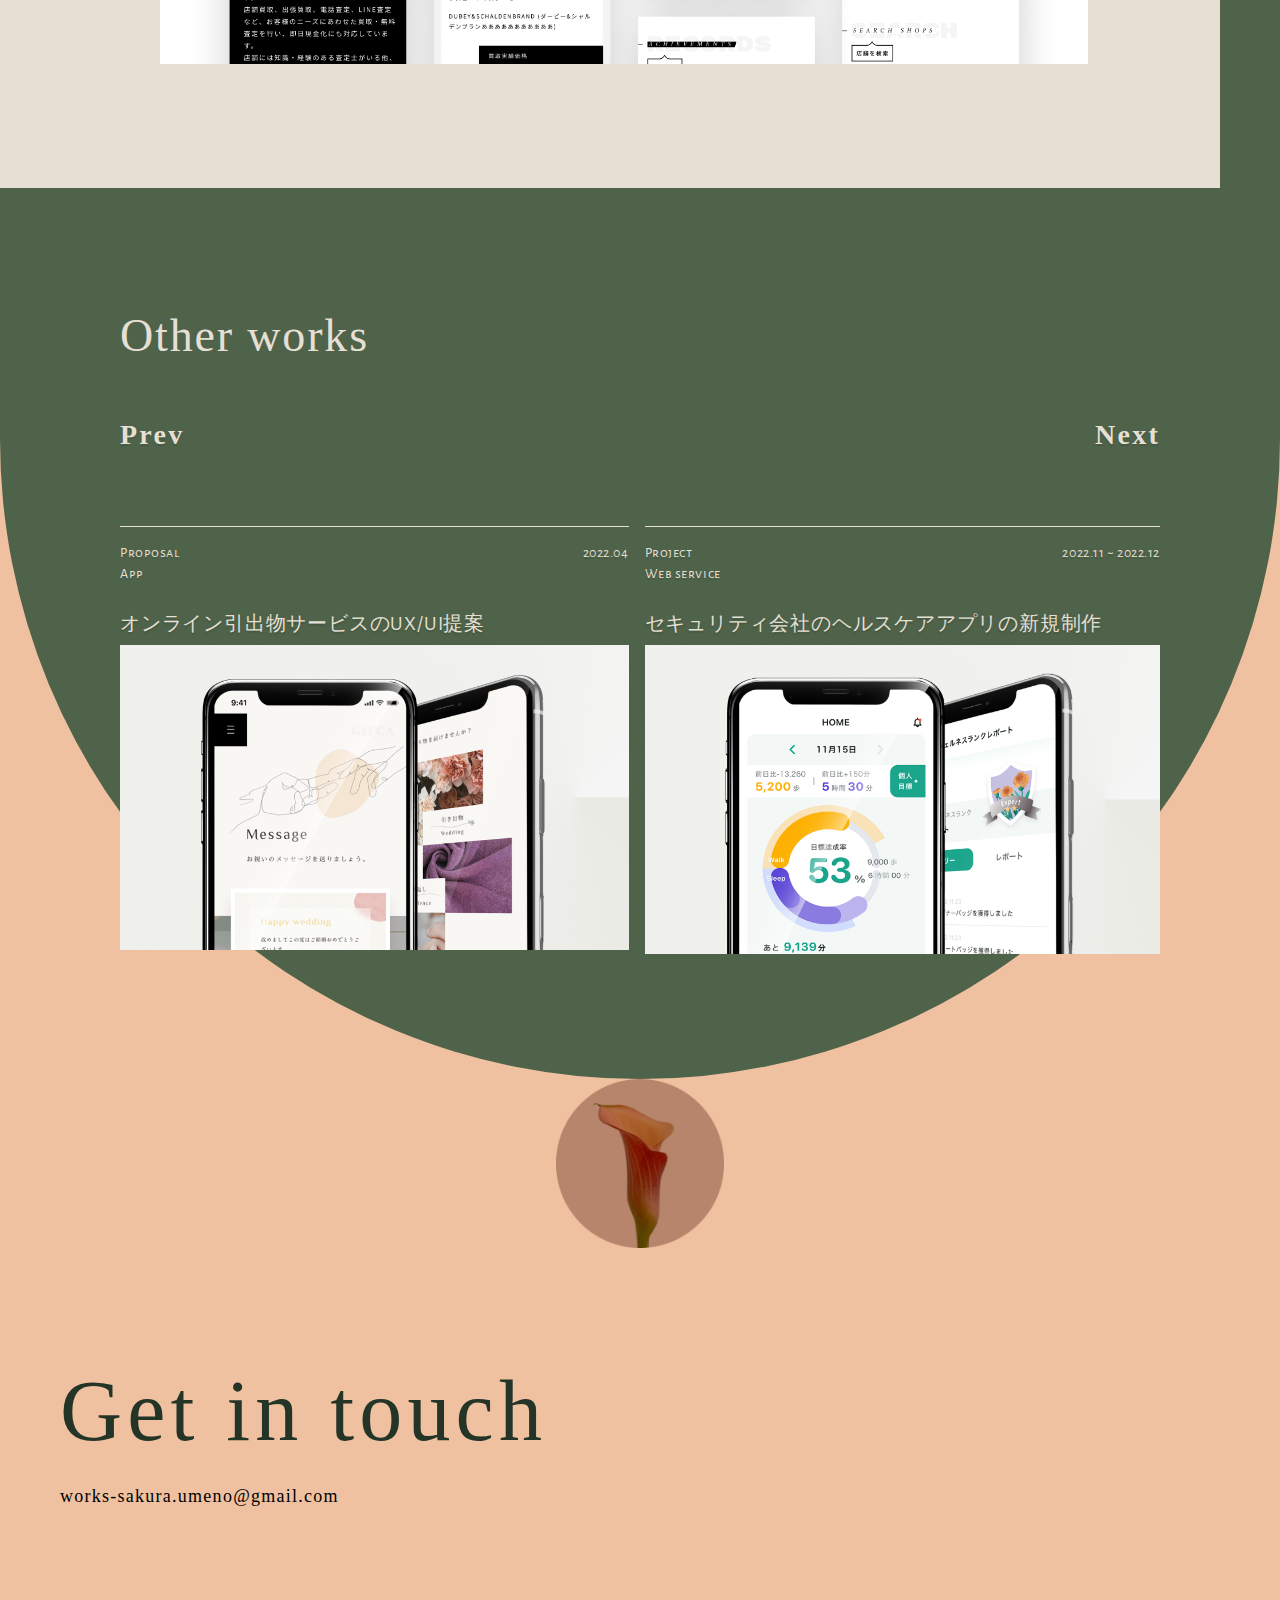
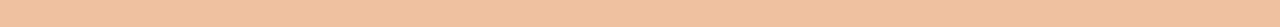
<file: works_ktmr.html>
<!DOCTYPE html>
<html lang="ja">
<head>
    <meta charset="UTF-8">
    <title>Works details</title>
    <link rel="stylesheet" href="./style_works.css">
    <link rel="preconnect" href="https://fonts.googleapis.com">
    <link rel="preconnect" href="https://fonts.gstatic.com" crossorigin>
    <link href="https://fonts.googleapis.com/css2?family=Alegreya+Sans+SC&display=swap" rel="stylesheet">
    <meta name="viewport" content="width=device-width, initial-scale=1, minimum-scale=1, user-scalable=yes">
</head>
<body>
    <header>
        <div class="back_btn">
            <figure>
                <img src="./asset/arrow.png" alt="戻る">
            </figure>
            <p><a href="./index.html">Go Top</p></a>
        </div>
        <nav>
            <ul>
                <li><a href="#works_thumbnail">Top</a></li>
                <li><a href="#discription">Features</a></li>
                <li><a href="#other_works">Other works</a></li>
                <li><a href="#footer_container">Contact</a></li>
            </ul>
        </nav>
    </header>
    <main>
        <section id="works_thumbnail">
            <figure>
                <img src="./asset/ktmr_thumb_works.png" alt="works thumbnail">
            </figure>
        </section>
        <div class="scroll_down">
            <!-- <p>Scroll down</p>
            <div class="circle_1-4"></div>
            <div class="circle_1-2"></div>
            <div class="line"></div> -->
            <figure>
                <img src="./asset/scroll.png" alt="">
            </figure>
        </div>
        <section id="discription">
            <div class="works_disc">
                <h3 class="disc_title">Discription</h3>
                <div class="disc_text">
                    <p>カメラのリユース事業を運営している企業様が時計のリユース事業を新たに立ち上げるために、時計の買取サービスのUIデザインを担当させていただきました。既に競合が多数いる業界であるため、企業様が持っている良さをUIに入れつつ印象に残るようなUIを作成しました。</p>
                    <div class="disc_detail">
                        <p>担当範囲：UI/UIディレクション/実装指示</p>
                        <p>期間：2022.04 ~ 2022.08</p>
                    </div>
                </div>
            </div>
            <div class="works_process">
                <h2>Features</h2>
                <article class="arti_process">
                    <div class="step">
                        <figure>
                            <img src="./asset/process_step.png" alt="step">
                        </figure>
                        <p>About Design 01</p>
                    </div>
                    <p class="step_title">高級感と親しみやすさの両立</p>
                    <p class="step_text">時計を扱うため高級感はありつつも、企業様が本来持っている「親しみやすさ」や「近所の物知りなお兄さん」の雰囲気を出すための工夫をしました。</p>
                    <figure>
                        <img class="step_img" src="./asset/ktmr_feature1.png" alt="process_img">
                    </figure>
                    <div class="arti_paragraph">
                        <p class="step_text">セクションタイトルは英字をセリフ体とサンセリフ体の二つを使用しました。タイトルの部分をイタリックのセリフ体を使用することで高級感を出しましたが、背景にサンセリフ体のビッグタイポを合わせることで高級感を少し打ち消して親しみやすさを表現しました。<br>また、タイトルの隣に日本語のサブタイトルを置いていますが、吹き出しの中に文言を入れることでカジュアルさを出しました。</p>
                        <figure>
                            <img class="step_img" src="./asset/ktmr_feature2.png" alt="process_img">
                        </figure>
                    </div>
                </article>
                <article class="arti_process">
                    <div class="step">
                        <figure>
                            <img src="./asset/process_step.png" alt="step">
                        </figure>
                        <p>About Design 02</p>
                    </div>
                        <p class="step_title">信頼感を与えるグリッド</p>
                        <p class="step_text">高級な商材を扱うことから信頼してもらえる印象は与えるために、塗りのグリッドでデザインすることで重みを出し、かっちりとした印象を与えられるようにしました。またモノトーンを基調にすることによって、今回のターゲットとなる40代~60代の男性が好みそうなシックな印象にまとめました。</p>
                        <figure>
                            <img class="step_img" src="./asset/ktmr_feature3-1.png" alt="process_img">
                        </figure>
                        <figure>
                            <img class="step_img" src="./asset/ktmr_feature3-2.png" alt="process_img">
                        </figure>
                </article>
            </div>
            <div id="other_works">
                <h3>Other works</h3>
                <div class="works_list">
                    <a href="./works_db.html"><article class="work_art works_prev">
                        <p class="work_direction">Prev</p>
                        <div class="work_details">
                            <div class="details_upper">
                                <p class="work_state">Proposal</p>
                                <p class="work_date">2022.04</p>
                            </div>
                            <p class="work_type">App</p>
                        </div>
                        <p class="work_title">オンライン引出物サービスのUX/UI提案</p>
                        <figure>
                            <img src="./asset/db_thumbnail.png" alt="works img">
                        </figure>
                    </article></a>
                    <a href="./works_scm.html"><article class="work_art">
                        <p class="work_direction direction_next">Next</p>
                        <div class="work_details">
                            <div class="details_upper">
                                <p class="work_state">Project</p>
                                <p class="work_date">2022.11 ~ 2022.12</p>
                            </div>
                            <p class="work_type">Web service</p>
                        </div>
                        <p class="work_title">セキュリティ会社のヘルスケアアプリの新規制作</p>
                        <figure>
                            <img src="./asset/scm_thumbnail.png" alt="works img">
                        </figure>
                    </article></a>
                </div>
            </div>
        </section>
    </main>
    <footer>
        <div class="footer_background"></div>
        <figure>
            <img class="footer_img" src="./asset/footer_img.png" alt="フッターアイコン">
        </figure>
        <div id="footer_container">
            <h2>Get in touch</h2>
            <div class="contact">
                <p class="address">works-sakura.umeno@gmail.com</p>
                <div class="SNS">
                    <p>instgram</p>
                    <p>Dribbble</p>
                    <p>Behance</p>
                </div>
            </div>
        </div>
    </footer>
</body>
</html>
</file>
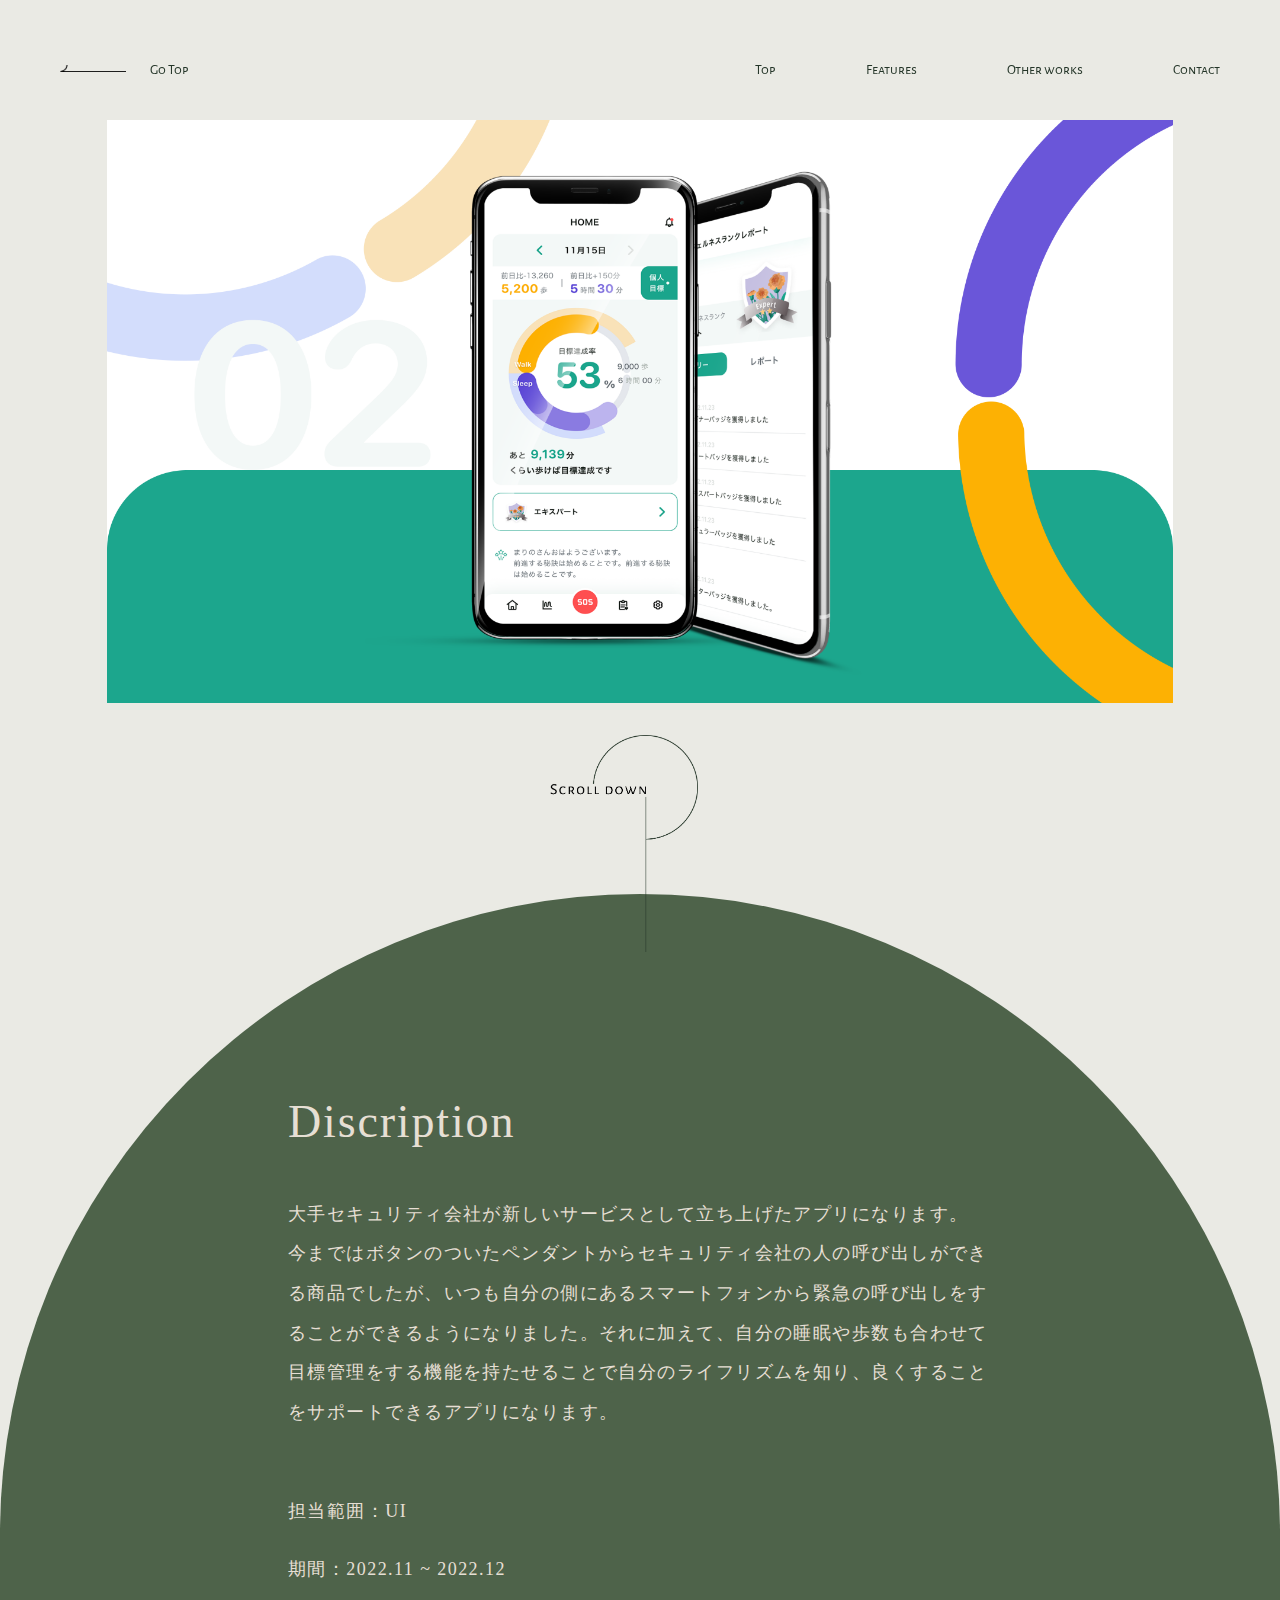
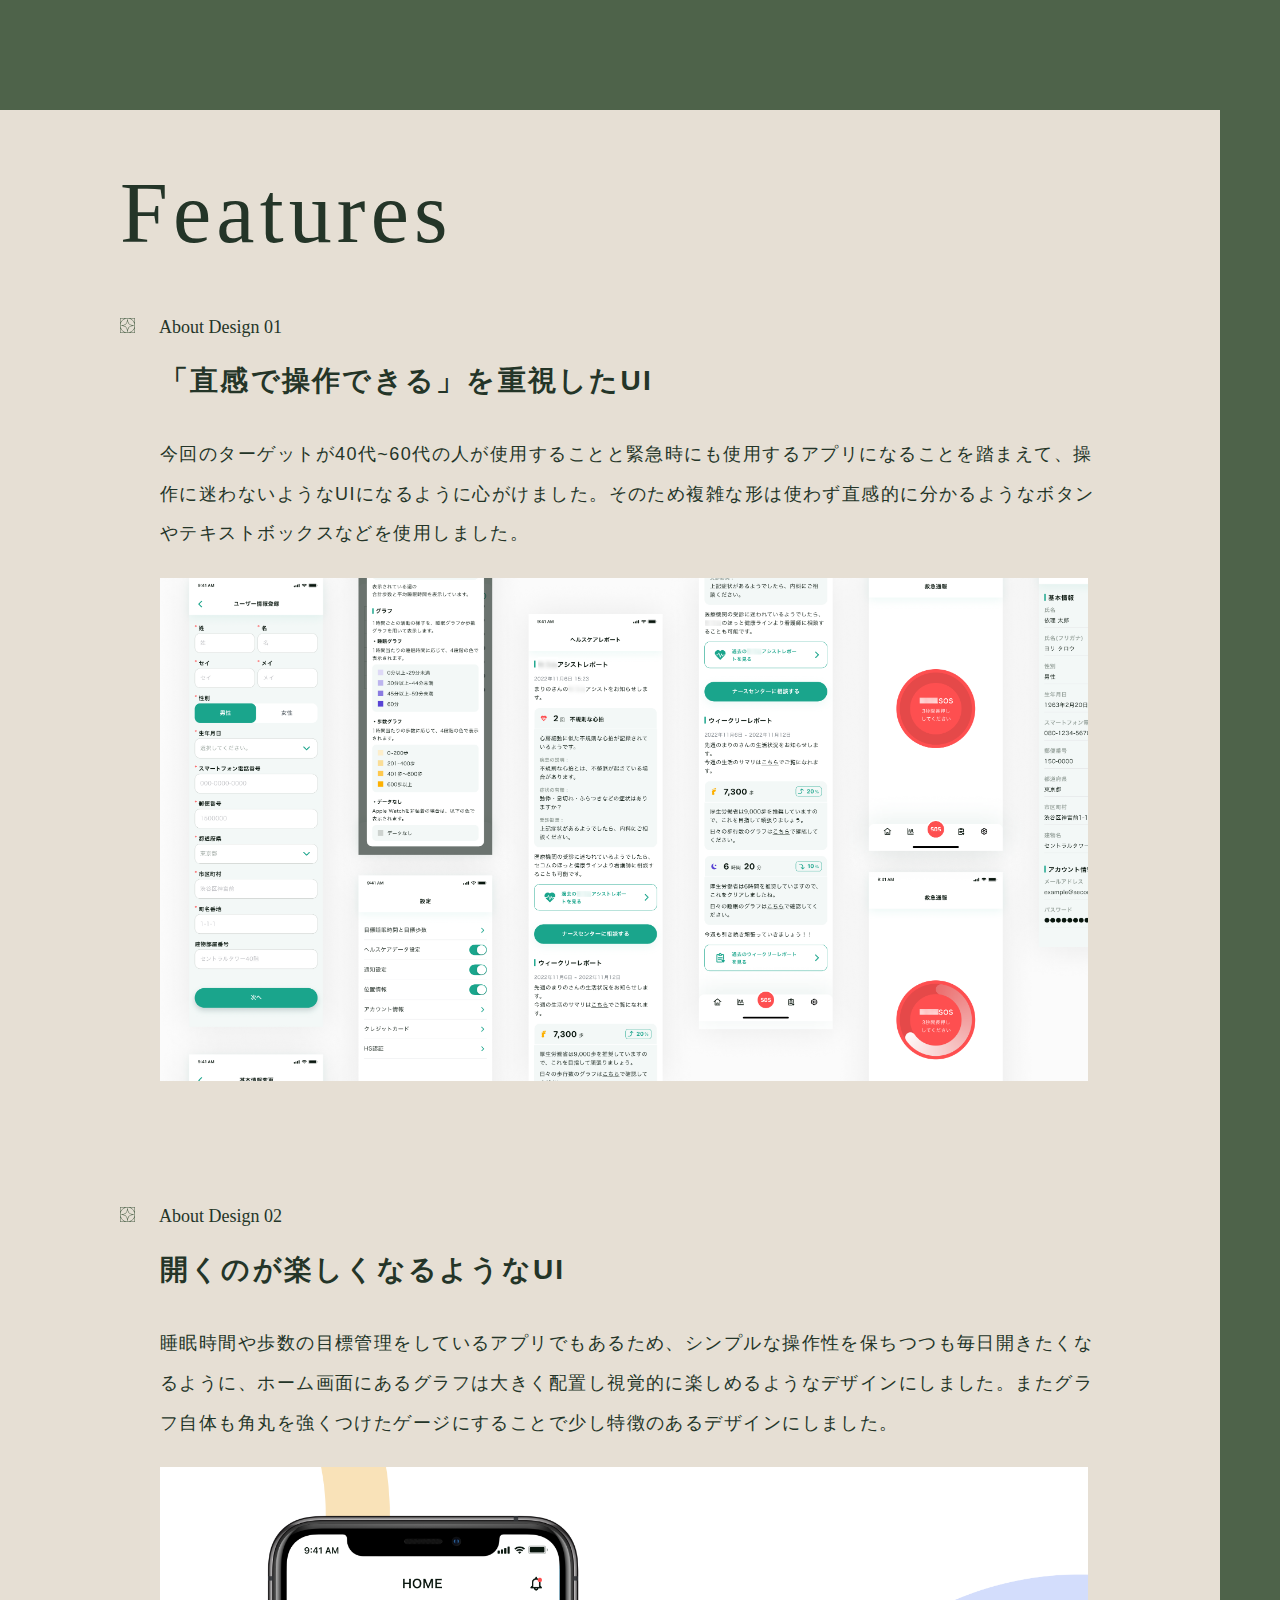
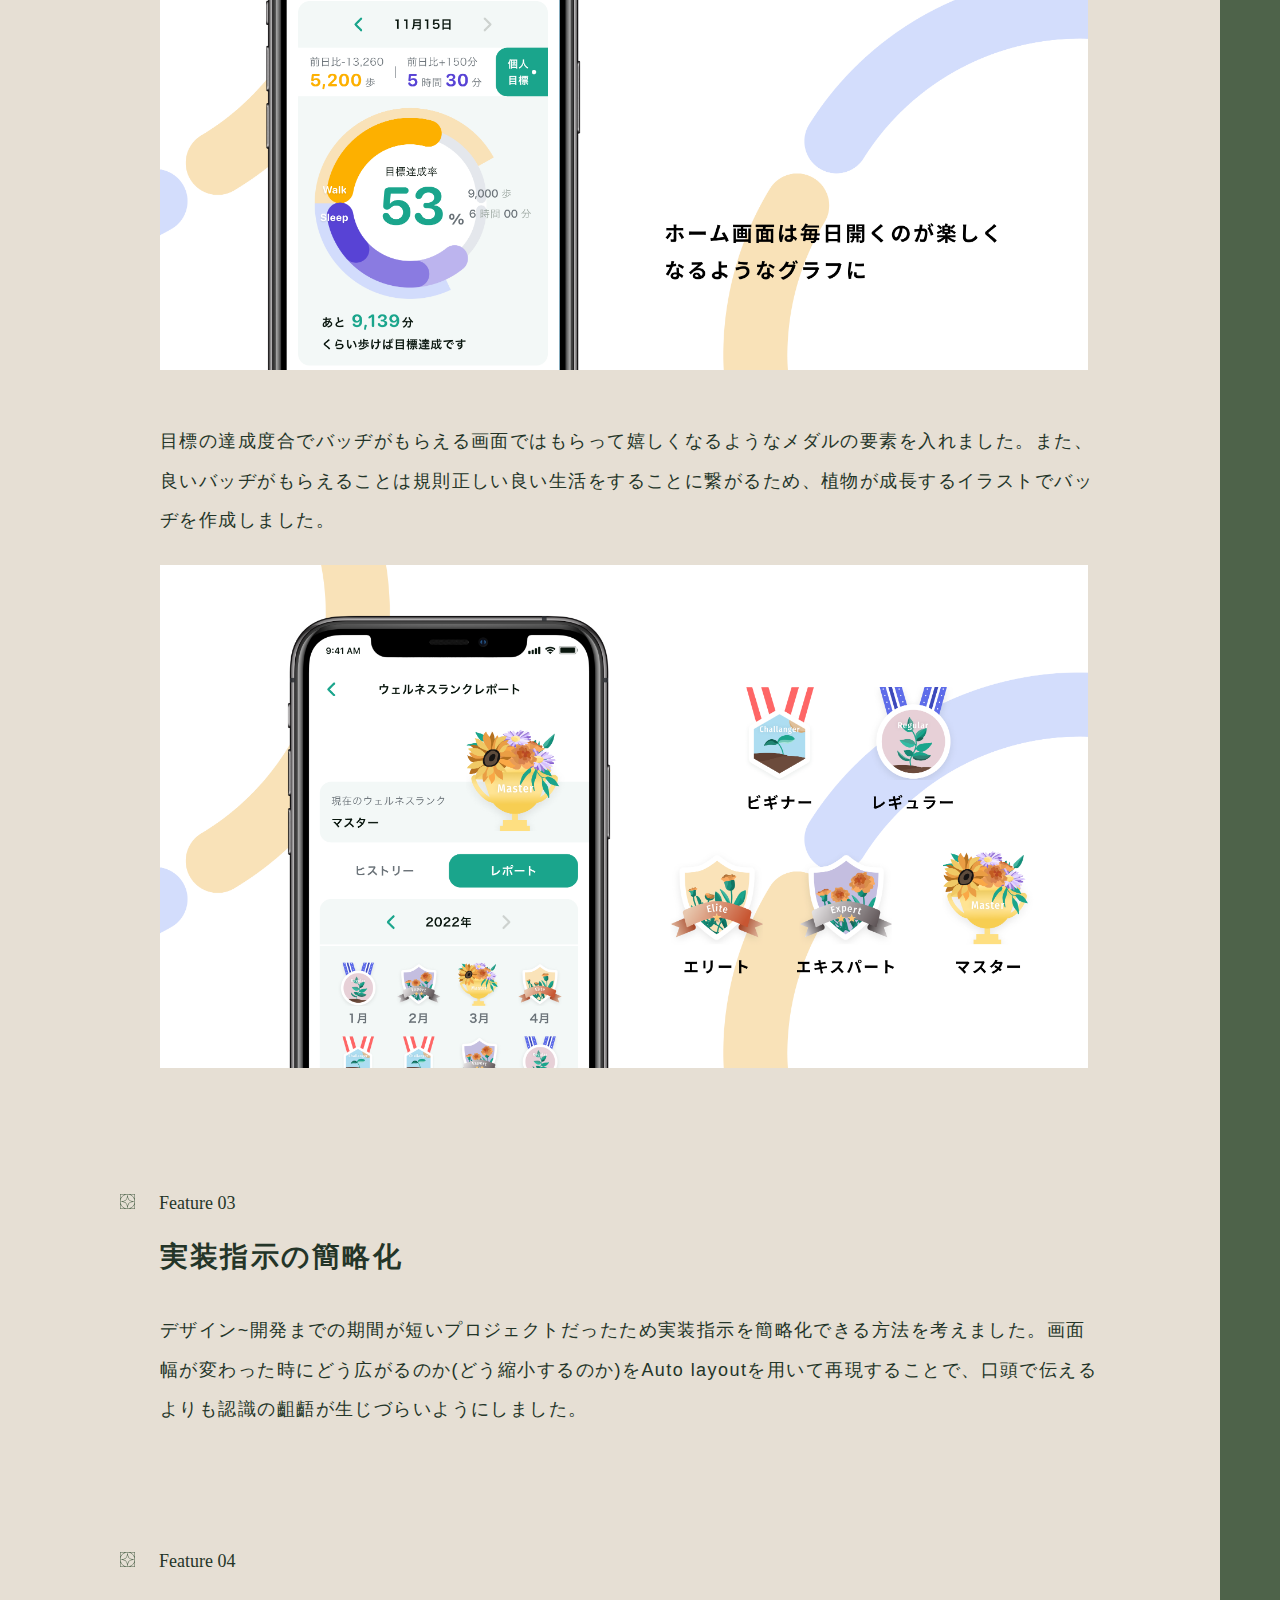
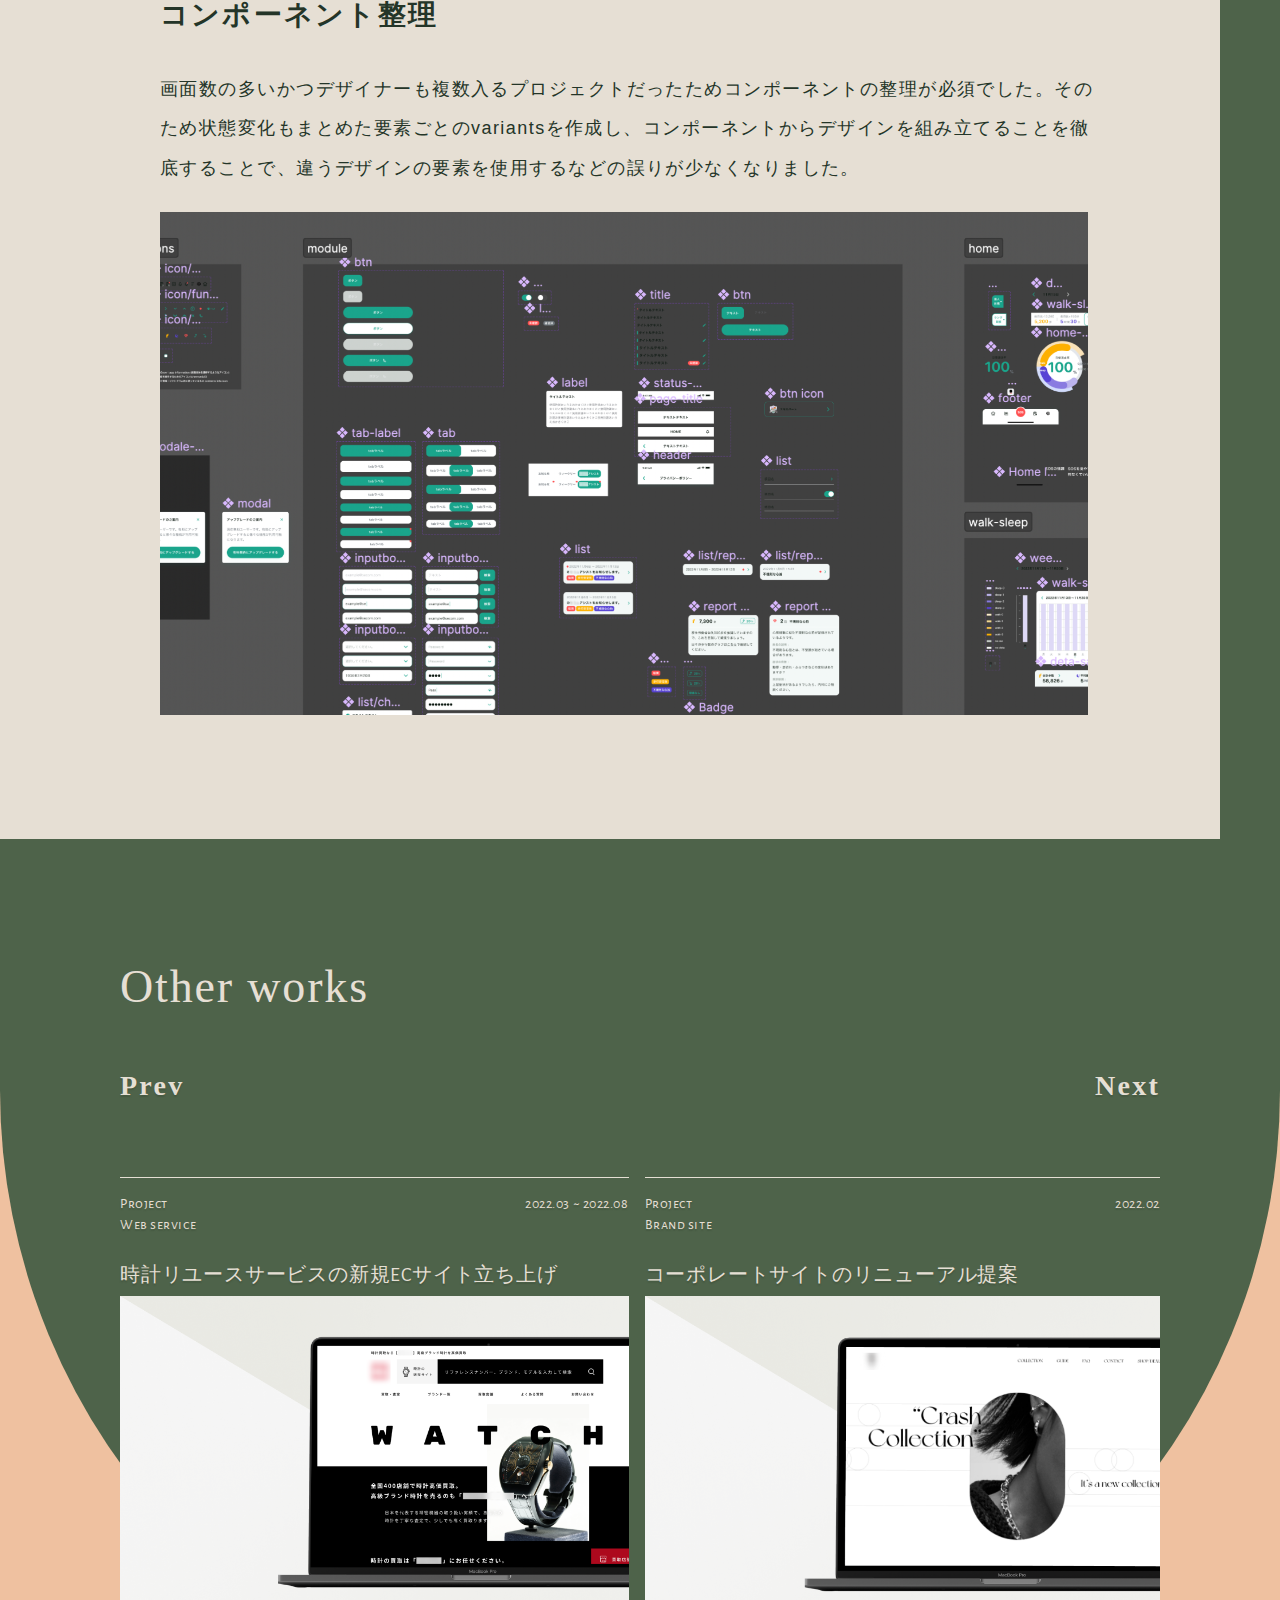
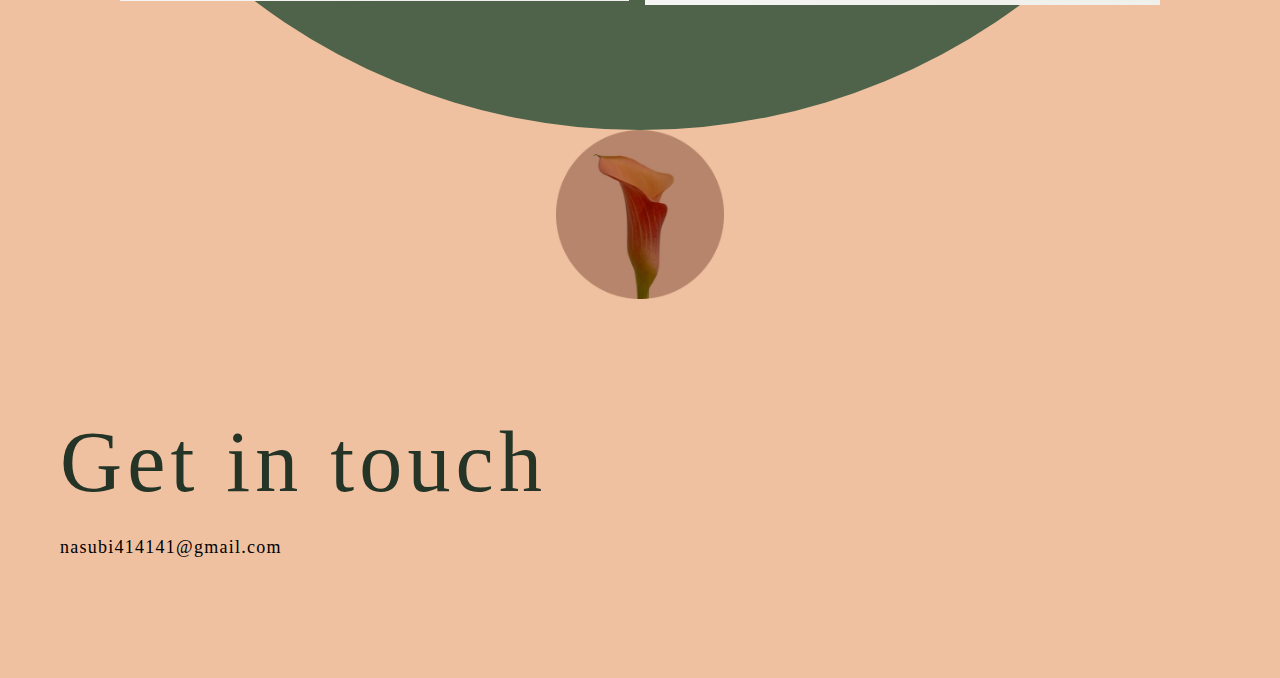
<file: works_scm.html>
<!DOCTYPE html>
<html lang="ja">
<head>
    <meta charset="UTF-8">
    <title>Works details</title>
    <link rel="stylesheet" href="./style_works.css">
    <link rel="preconnect" href="https://fonts.googleapis.com">
    <link rel="preconnect" href="https://fonts.gstatic.com" crossorigin>
    <link href="https://fonts.googleapis.com/css2?family=Alegreya+Sans+SC&display=swap" rel="stylesheet">
    <meta name="viewport" content="width=device-width, initial-scale=1, minimum-scale=1, user-scalable=yes">
</head>
<body>
    <header>
        <div class="back_btn">
            <figure>
                <img src="./asset/arrow.png" alt="戻る">
            </figure>
            <p><a href="./index.html">Go Top</p></a>
        </div>
        <nav>
            <ul>
                <li><a href="#works_thumbnail">Top</a></li>
                <li><a href="#discription">Features</a></li>
                <li><a href="#other_works">Other works</a></li>
                <li><a href="#footer_container">Contact</a></li>
            </ul>
        </nav>
    </header>
    <main>
        <section id="works_thumbnail">
            <figure>
                <img src="./asset/scm_thumb_works.png" alt="works thumbnail">
            </figure>
        </section>
        <div class="scroll_down">
            <!-- <p>Scroll down</p>
            <div class="circle_1-4"></div>
            <div class="circle_1-2"></div>
            <div class="line"></div> -->
            <figure>
                <img src="./asset/scroll.png" alt="">
            </figure>
        </div>
        <section id="discription">
            <div class="works_disc">
                <h3 class="disc_title">Discription</h3>
                <div class="disc_text">
                    <p>大手セキュリティ会社が新しいサービスとして立ち上げたアプリになります。<br>今まではボタンのついたペンダントからセキュリティ会社の人の呼び出しができる商品でしたが、いつも自分の側にあるスマートフォンから緊急の呼び出しをすることができるようになりました。それに加えて、自分の睡眠や歩数も合わせて目標管理をする機能を持たせることで自分のライフリズムを知り、良くすることをサポートできるアプリになります。</p>
                    <div class="disc_detail">
                        <p>担当範囲：UI</p>
                        <p>期間：2022.11 ~ 2022.12</p>
                    </div>
                </div>
            </div>
            <div class="works_process">
                <h2>Features</h2>
                <article class="arti_process">
                    <div class="step">
                        <figure>
                            <img src="./asset/process_step.png" alt="step">
                        </figure>
                        <p>About Design 01</p>
                    </div>
                    <p class="step_title">「直感で操作できる」を重視したUI</p>
                    <p class="step_text">今回のターゲットが40代~60代の人が使用することと緊急時にも使用するアプリになることを踏まえて、操作に迷わないようなUIになるように心がけました。そのため複雑な形は使わず直感的に分かるようなボタンやテキストボックスなどを使用しました。</p>
                    <figure>
                        <img class="step_img" src="./asset/scm_feature5.png" alt="process_img">
                    </figure>
                </article>
                <article class="arti_process">
                    <div class="step">
                        <figure>
                            <img src="./asset/process_step.png" alt="step">
                        </figure>
                        <p>About Design 02</p>
                    </div>
                        <p class="step_title">開くのが楽しくなるようなUI</p>
                        <p class="step_text">睡眠時間や歩数の目標管理をしているアプリでもあるため、シンプルな操作性を保ちつつも毎日開きたくなるように、ホーム画面にあるグラフは大きく配置し視覚的に楽しめるようなデザインにしました。またグラフ自体も角丸を強くつけたゲージにすることで少し特徴のあるデザインにしました。</p>
                        <figure>
                            <img class="step_img" src="./asset/scm_feature2.png" alt="process_img">
                        </figure>
                    <div class="arti_paragraph">
                        <p class="step_text">目標の達成度合でバッヂがもらえる画面ではもらって嬉しくなるようなメダルの要素を入れました。また、良いバッヂがもらえることは規則正しい良い生活をすることに繋がるため、植物が成長するイラストでバッヂを作成しました。</p>
                        <figure>
                            <img class="step_img" src="./asset/scm_feature3.png" alt="process_img">
                        </figure>
                    </div>
                </article>
                <article class="arti_process">
                    <div class="step">
                        <figure>
                            <img src="./asset/process_step.png" alt="step">
                        </figure>
                        <p>Feature 03</p>
                    </div>
                    <p class="step_title">実装指示の簡略化</p>
                    <p class="step_text">デザイン~開発までの期間が短いプロジェクトだったため実装指示を簡略化できる方法を考えました。画面幅が変わった時にどう広がるのか(どう縮小するのか)をAuto layoutを用いて再現することで、口頭で伝えるよりも認識の齟齬が生じづらいようにしました。</p>
                </article>
                <article class="arti_process">
                    <div class="step">
                        <figure>
                            <img src="./asset/process_step.png" alt="step">
                        </figure>
                        <p>Feature 04</p>
                    </div>
                    <p class="step_title">コンポーネント整理</p>
                    <p class="step_text">画面数の多いかつデザイナーも複数入るプロジェクトだったためコンポーネントの整理が必須でした。そのため状態変化もまとめた要素ごとのvariantsを作成し、コンポーネントからデザインを組み立てることを徹底することで、違うデザインの要素を使用するなどの誤りが少なくなりました。</p>
                    <figure>
                        <img class="step_img" src="./asset/scm_feature4.png" alt="process_img">
                    </figure>
                </article>
            </div>
            <div id="other_works">
                <h3>Other works</h3>
                <div class="works_list">
                    <a href="./works_ktmr.html"><article class="work_art works_prev">
                        <p class="work_direction">Prev</p>
                        <div class="work_details">
                            <div class="details_upper">
                                <p class="work_state">Project</p>
                                <p class="work_date">2022.03 ~ 2022.08</p>
                            </div>
                            <p class="work_type">Web service</p>
                        </div>
                        <p class="work_title">時計リユースサービスの新規ECサイト立ち上げ</p>
                        <figure>
                            <img src="./asset/kitamura_thumbnail.png" alt="works img">
                        </figure>
                    </article></a>
                    <a href="./works_gar.html"><article class="work_art">
                        <p class="work_direction direction_next">Next</p>
                        <div class="work_details">
                            <div class="details_upper">
                                <p class="work_state">Project</p>
                                <p class="work_date">2022.02</p>
                            </div>
                            <p class="work_type">Brand site</p>
                        </div>
                        <p class="work_title">コーポレートサイトのリニューアル提案</p>
                        <figure>
                            <img src="./asset/garni_thumbnail.png" alt="works img">
                        </figure>
                    </article></a>
                </div>
            </div>
        </section>
    </main>
    <footer>
        <div class="footer_background"></div>
        <figure>
            <img class="footer_img" src="./asset/footer_img.png" alt="フッターアイコン">
        </figure>
        <div id="footer_container">
            <h2>Get in touch</h2>
            <div class="contact">
                <p class="address">nasubi414141@gmail.com</p>
                <div class="SNS">
                    <p>instgram</p>
                    <p>Dribbble</p>
                    <p>Behance</p>
                </div>
            </div>
        </div>
    </footer>
</body>
</html>
</file>
<file: style_works.css>
html {
    scroll-behavior: smooth;
}

* {
    margin: 0;
    padding: 0;
}

body {
    background-color: #EAEAE4;
}

a {
    text-decoration: none;
}

h2 {
    font-family: 'NewYork',serif;
    font-size: 86px;
    line-height: 100%;
    font-weight: 400;
    letter-spacing: .06em;
    color: #243528;
}

h3 {
    font-family: 'NewYork' , serif;
    font-size: 46px;
    font-weight: 400;
    line-height: 56px;
    letter-spacing: .04em;
    color: #E6DFD4;
}

/* ヘッダー */
header {
    display: grid;
    grid-template-columns:138px 1fr ;
    align-items: center;
    padding: 60px 60px 0 60px;
    font-family: 'Alegreya Sans SC', sans-serif;
    font-size: 14px;
    line-height: 150%;
    color: #243528;
    position: fixed;
    top: 0;
    left: 0;
    right: 0;
    z-index: 10000;
}

.back_btn {
    display: flex;
}

.back_btn img {
    width: 66px;
    padding-bottom: 2px;
}

.back_btn a{
    text-decoration: none;
    color: #243528;
}

.back_btn p{
    margin-left: 24px;
}

header ul {
    display: flex;
    list-style: none;
    justify-content: flex-end;
}

header ul li {
    margin-left: 8.799%;
}

header ul a {
    text-decoration: none;
    color: #243528;
}

/* サムネイル */
#works_thumbnail {
    text-align: center;
    margin-top: 120px;
}

#works_thumbnail img{
    width: 83.33%;
}

/* scroll down */
.scroll_down img{
    width: 11.5%;
    margin-top: 28px;
    position: absolute;
    left: 43%;
    z-index: 2;
}

/* .scroll_down .circle_1-2 {
        width: 60px;
        height: 120px;
        border: solid 1px #243528;
        border-radius: 0 60px 60px 0;
        border-left: 0;
        margin-left: 60px;
        position: absolute;
        top: 30px;
        right: 660px;
}

.scroll_down p {
    position: absolute;
    top: 80px;
    left: 610px;
}

.scroll_down .line {
    width: 60px;
    height: 178px;
    border-right: 1px solid #243528;
    position: absolute;
    top: 114px;
    left: 659px;
    z-index: 2;
} */


/* ディスクリプション */
#discription {
    background-color: #4E634A;
    width: 100%;
    margin-top: 14.584%;
    border-radius: 720px;
    padding-top: 200px;
    position: relative;
    z-index: 1;
}

.works_disc {
    padding: 0 22.5%;
}

.disc_text {
    padding-top: 45px;
    padding-bottom: 102px;
    color: #E6DFD4;
    font-family: 'Noto Sans JP';
    font-weight: 400;
    font-size: 18px;
    line-height: 220%;
    letter-spacing: .08em;
}

.disc_detail {
    margin-top: 60px;
}

.disc_detail p {
    margin-bottom: 18px;
}


/* プロセス */
.works_process {
    margin-right: 60px;
    padding: 60px 120px 120px 120px;
    background-color: #E6DFD4;
}

.arti_process {
    margin-top: 60px;
    margin-bottom: 120px;
}

article:last-child {
    margin-bottom: 0px;
}

.arti_paragraph {
    margin-top: 48px;
}

.step {
    display: flex;
    font-family: 'NewYork' , serif;
    font-size: 18px;
    line-height: 22px;
    color: #243528;
}

.step p {
    margin-left: 24px;
}

.step_title {
    font-family: 'Noto sans JP' , sans-serif;
    font-size: 28px;
    font-weight: 700;
    line-height: 220%;
    letter-spacing: .08em;
    color: #243528;
    margin: 12px 0 24px 40px;
}

.step_text {
    font-family: 'Noto sans JP' , sans-serif;
    font-size: 18px;
    line-height: 220%;
    letter-spacing: .08em;
    color: #243528;
    margin: 0 0 24px 40px;
}

.step_img {
    width: 94.74%;
    margin-left: 40px;
}

/* other works */
#other_works {
    padding: 120px 120px;
}

.works_list {
    margin-top: 40px;
    display: flex;
    justify-content: space-between;
}

.works_prev {
    margin-right: 16px;
}

.work_direction {
    font-family: 'NewYork' , serif;
    font-size: 28px;
    font-weight: 700;
    line-height: 220%;
    letter-spacing: .08em;
    color: #E5DFD4;
    margin-bottom: 60px;
}

.direction_next {
    text-align: right;
}

.work_art {
    text-shadow: 0 2px 1px rgba(62, 80, 58, .5);
    font-family: 'Alegreya Sans SC', sans-serif;
    color: #E5DFD4;
}

.work_art img {
    width: 100%;
}

.work_details {
    border-top: 1px solid #E5DFD4;
    display: grid;
    grid-template-rows: repeat(2, 1fr);
    font-size: 14px;
    line-height: 150%;
    letter-spacing: .04em;
    padding-top: 16px;
    margin-bottom: 24px;
}

.details_upper {
    display: flex;
    justify-content: space-between;
}

.work_date {
    text-align: end;
}

.work_title {
    font-size: 20px;
    margin-bottom: 6px;
    letter-spacing: .04em;
    line-height: 150%;
    font-weight: 400;
}

/* フッター */
footer {
    background-color: #EFC1A0;
    position: relative;
}

.footer_img {
    width: 13.194%;
    display: block;
    margin: 0 auto;
}

.footer_background {
    background-color: #EFC1A0;
    z-index: 0;
    width: 100%;
    height: 768px;
    position: absolute;
    top: -768px;
    bottom: 0px;
}

#footer_container {
    padding: 120px 60px;
}

.contact {
    display: flex;
    justify-content: space-between;
    margin-top: 32px;
    font-family: 'NewYork';
    font-size: 18px;
    letter-spacing: .07em;
}

.SNS {
    display: none;
    justify-items: flex-end;
}

.SNS p {
    margin-left: 120px;
}

/* SP */
@media screen and (max-width:800px){
    h2 {
        font-size: 35px;
    }
    
    h3 {
        font-size: 35px;
    }

/* ヘッダー */
    header {
        padding: 60px 24px 0 24px;
    }
    nav {
        display: none;
    }

/* スクロール */
    .scroll_down img{
        width: 20%;
        left: 38%;
        top: 35%;
    }

/* サムネイル */
    .works_thumbnail {
        margin-top: 72px;
    }

    .works_thumbnail img{
        width: 100%;
    }

/* ディスクリプション */
    .discription {
        margin-top: 28%;
        padding-top: 40%;
    }

    .works_disc {
        padding: 0 6.4%;
    }

    .disc_text {
        padding-top: 24px;
        padding-bottom: 48px;
        font-size: 14px;
    }

    .disc_detail {
        margin-top: 24px;
        text-align: right;
    }

    .disc_detail p {
        margin-bottom: 16px;
    }

    .disc_detail p:last-child {
        margin-bottom: 0px;
    } 

/* プロセス */
    .works_process {
        margin-right: 24px;
        padding: 48px 24px 24px 24px;
        background-color: #E6DFD4;
    }

    .arti_process {
        margin-top: 48px;
        margin-bottom: 48px;
    }

    .step {
        font-size: 14px;
        line-height: 17px;
    }
    
    .step_title {
        font-size: 18px;
    }
    
    .step_text {
        font-size: 13px;
    }

    .step_img {
        width: 89%;
        margin-bottom: 16px;
    }
    
/* other works */
    #other_works {
        padding: 48px 24px 48px;
    }

    .work_title {
        font-size: 14px;
        margin-bottom: 8px;
    }

/* フッター */
    .footer_container {
        padding: 60px 24px;
        display: flex;
        justify-content: space-between;
    }

    .work_direction {
        font-size: 16px;
        margin-bottom: 32px;
    }

    .work_details {
        font-size: 12px;
        padding-top: 16px;
        margin-bottom: 16px;
    }

    .contact {
        display: flex;
        justify-content: space-between;
        margin-top: 24px;
        font-size: 14px;
    }
    
}
</file>
